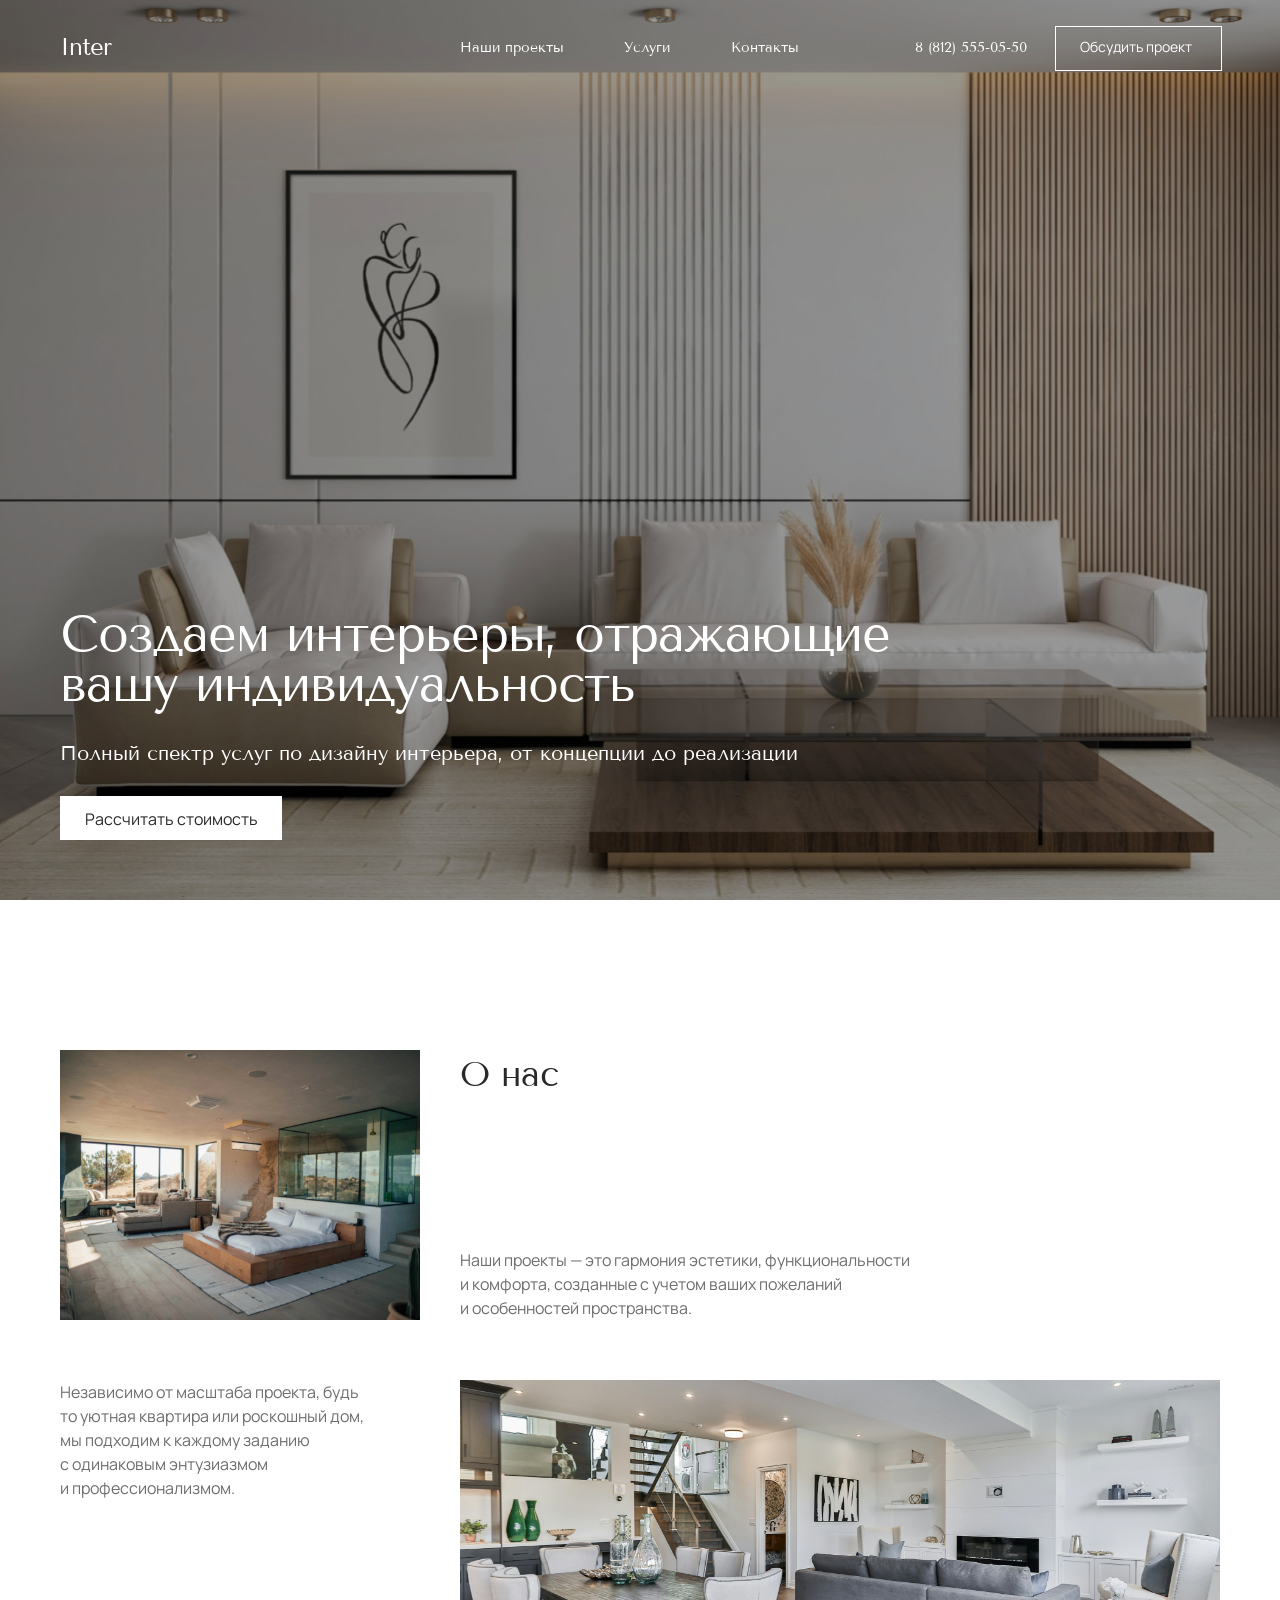
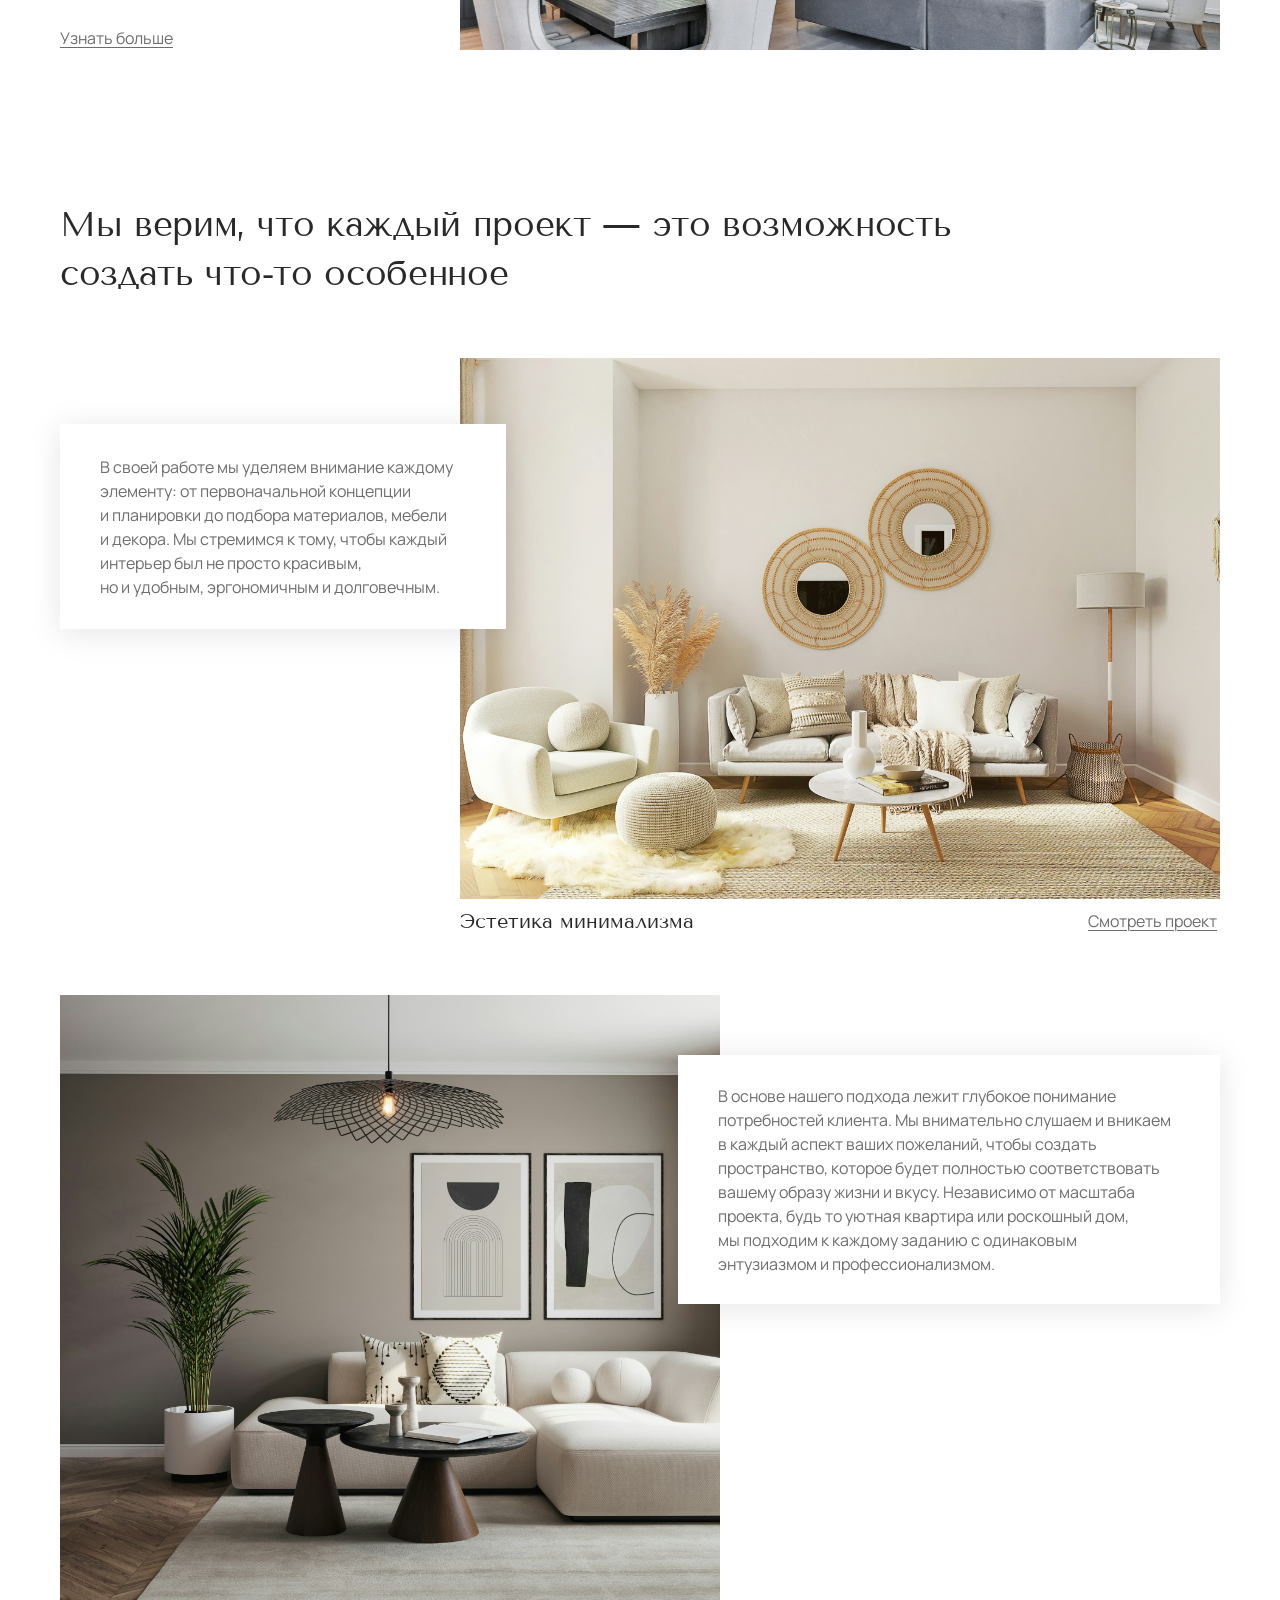
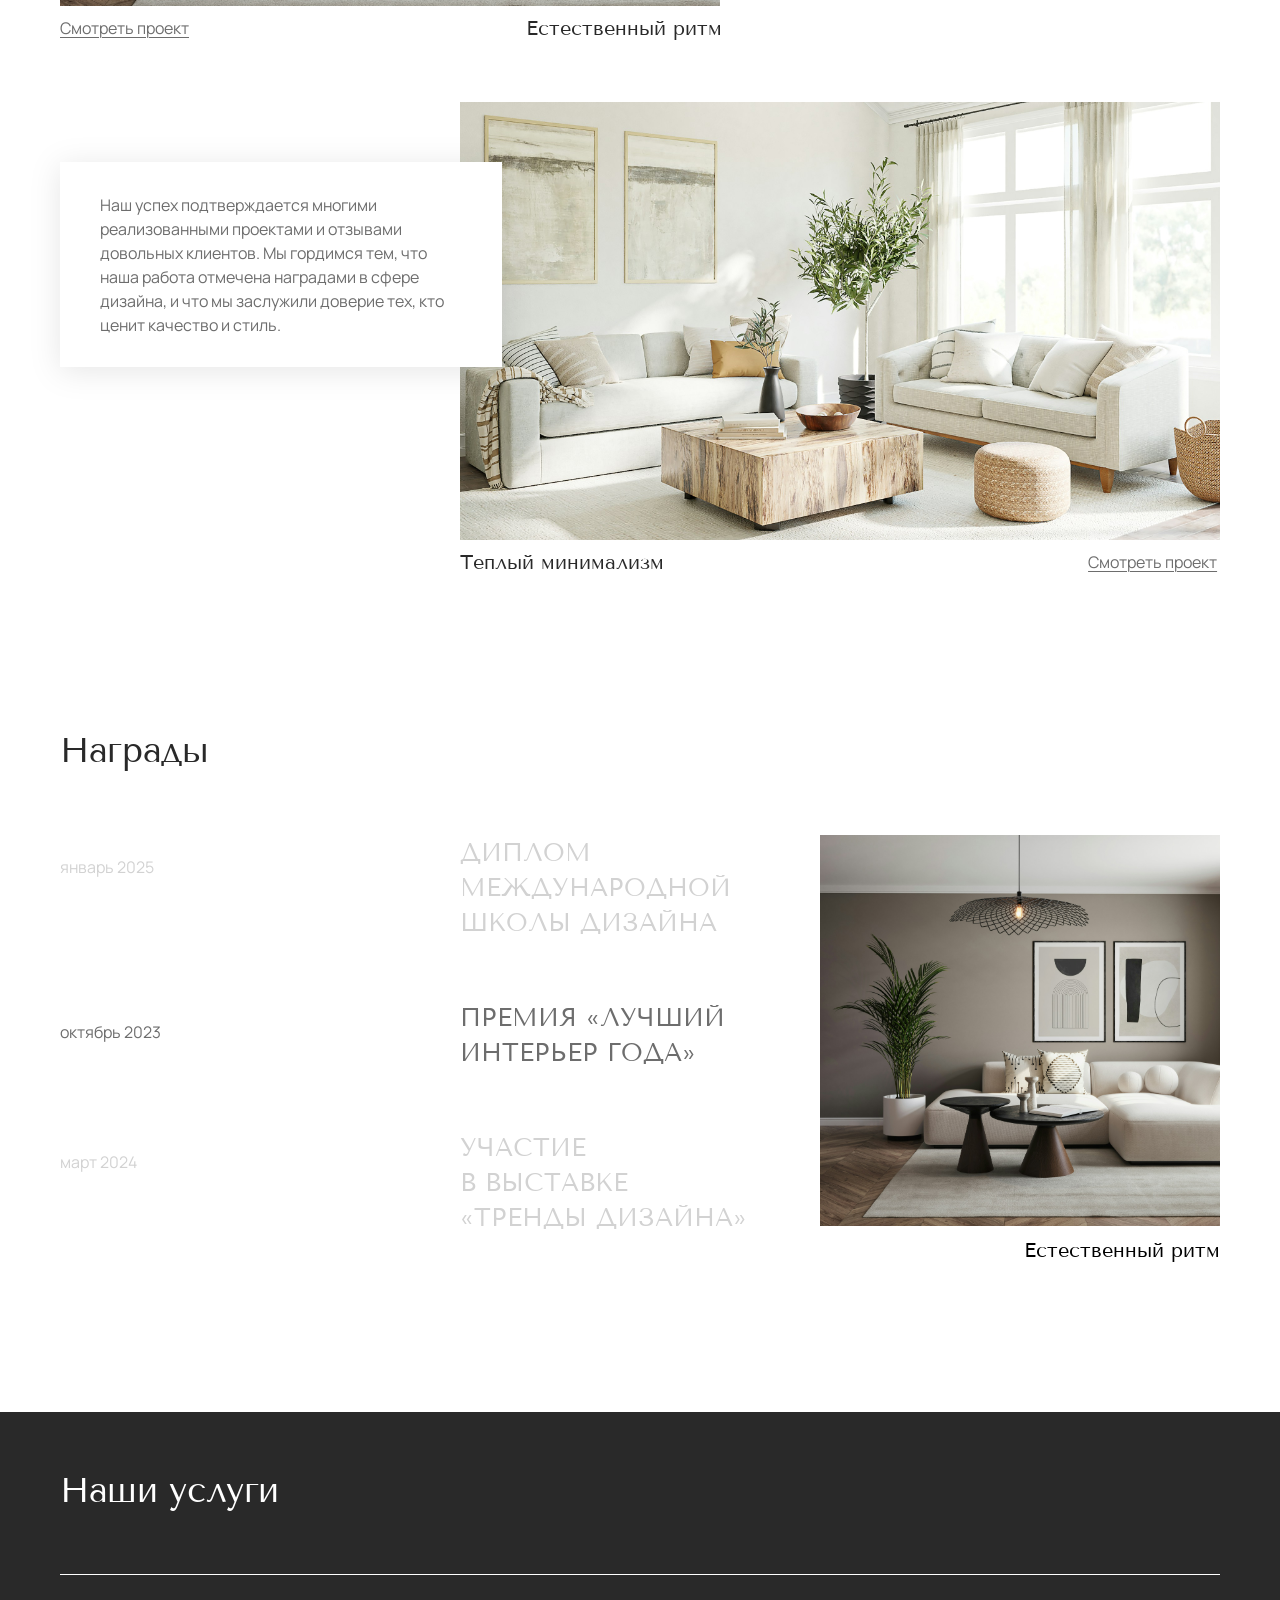
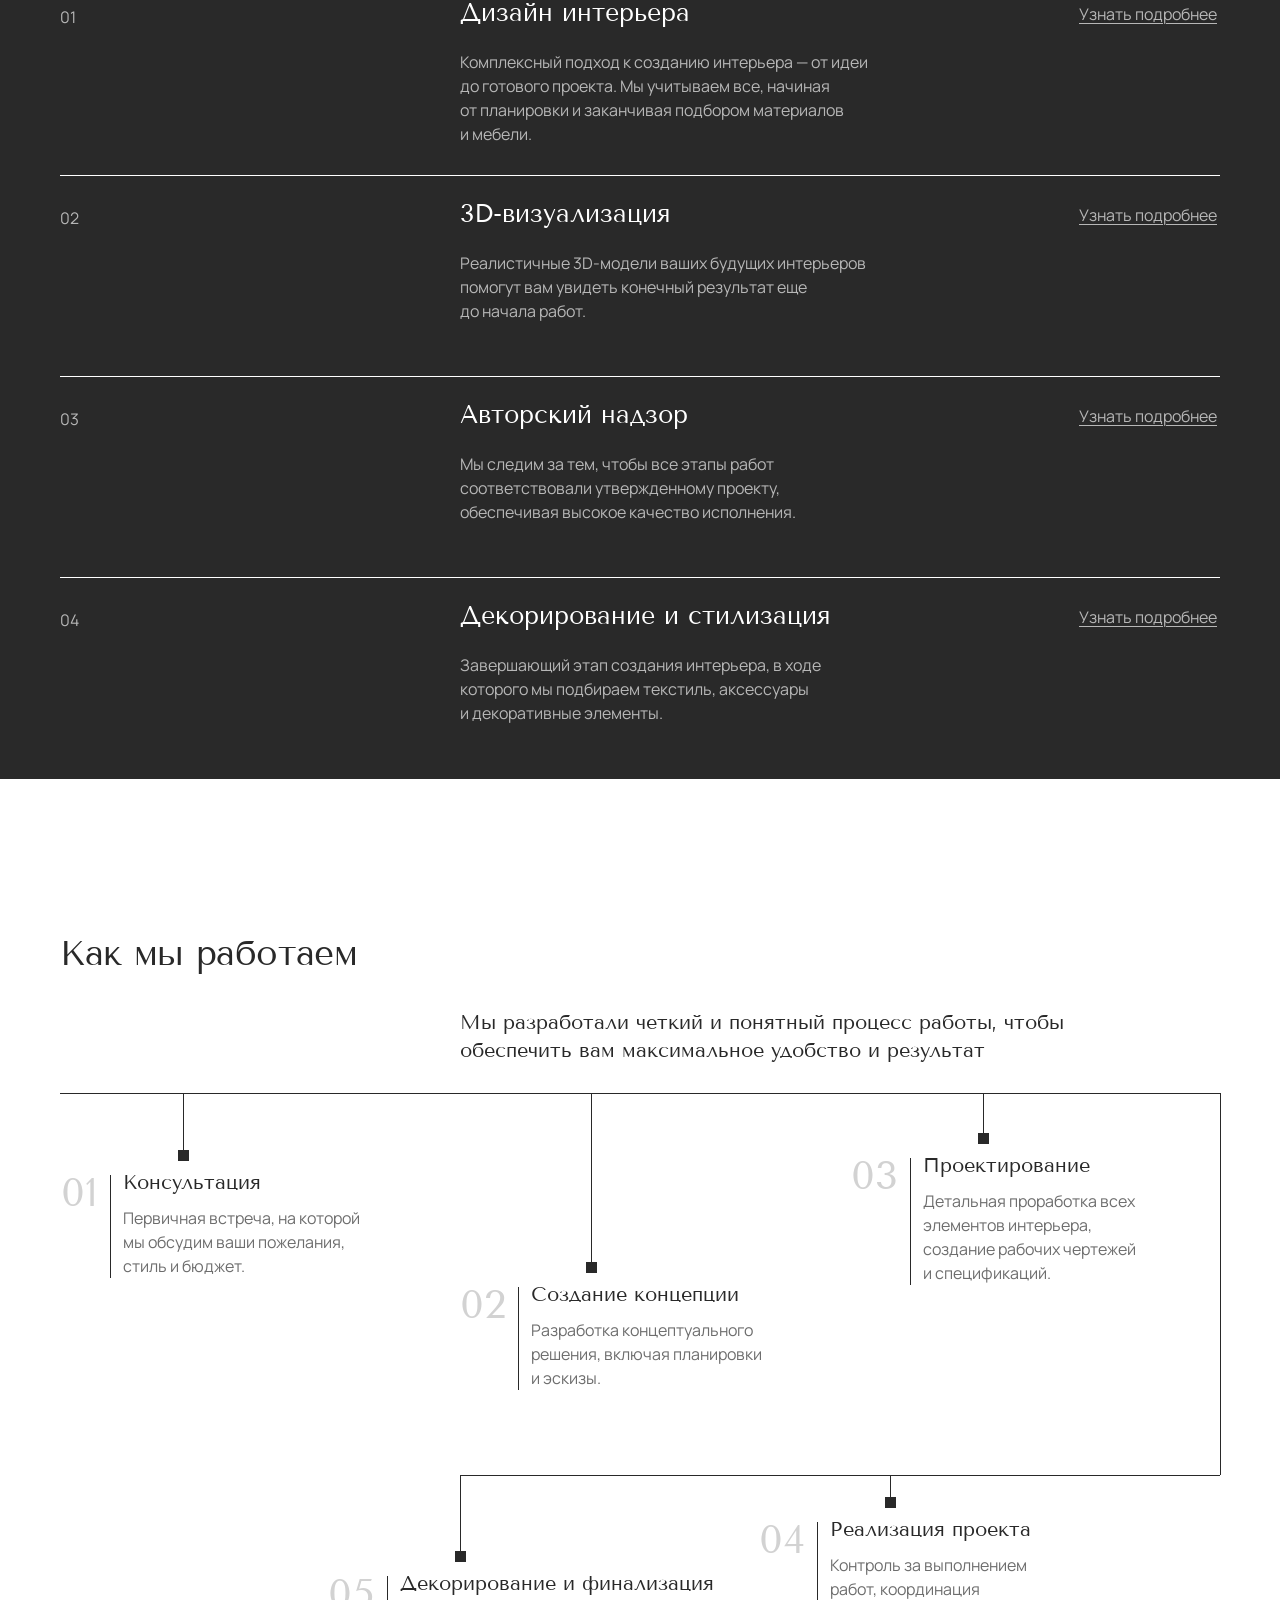
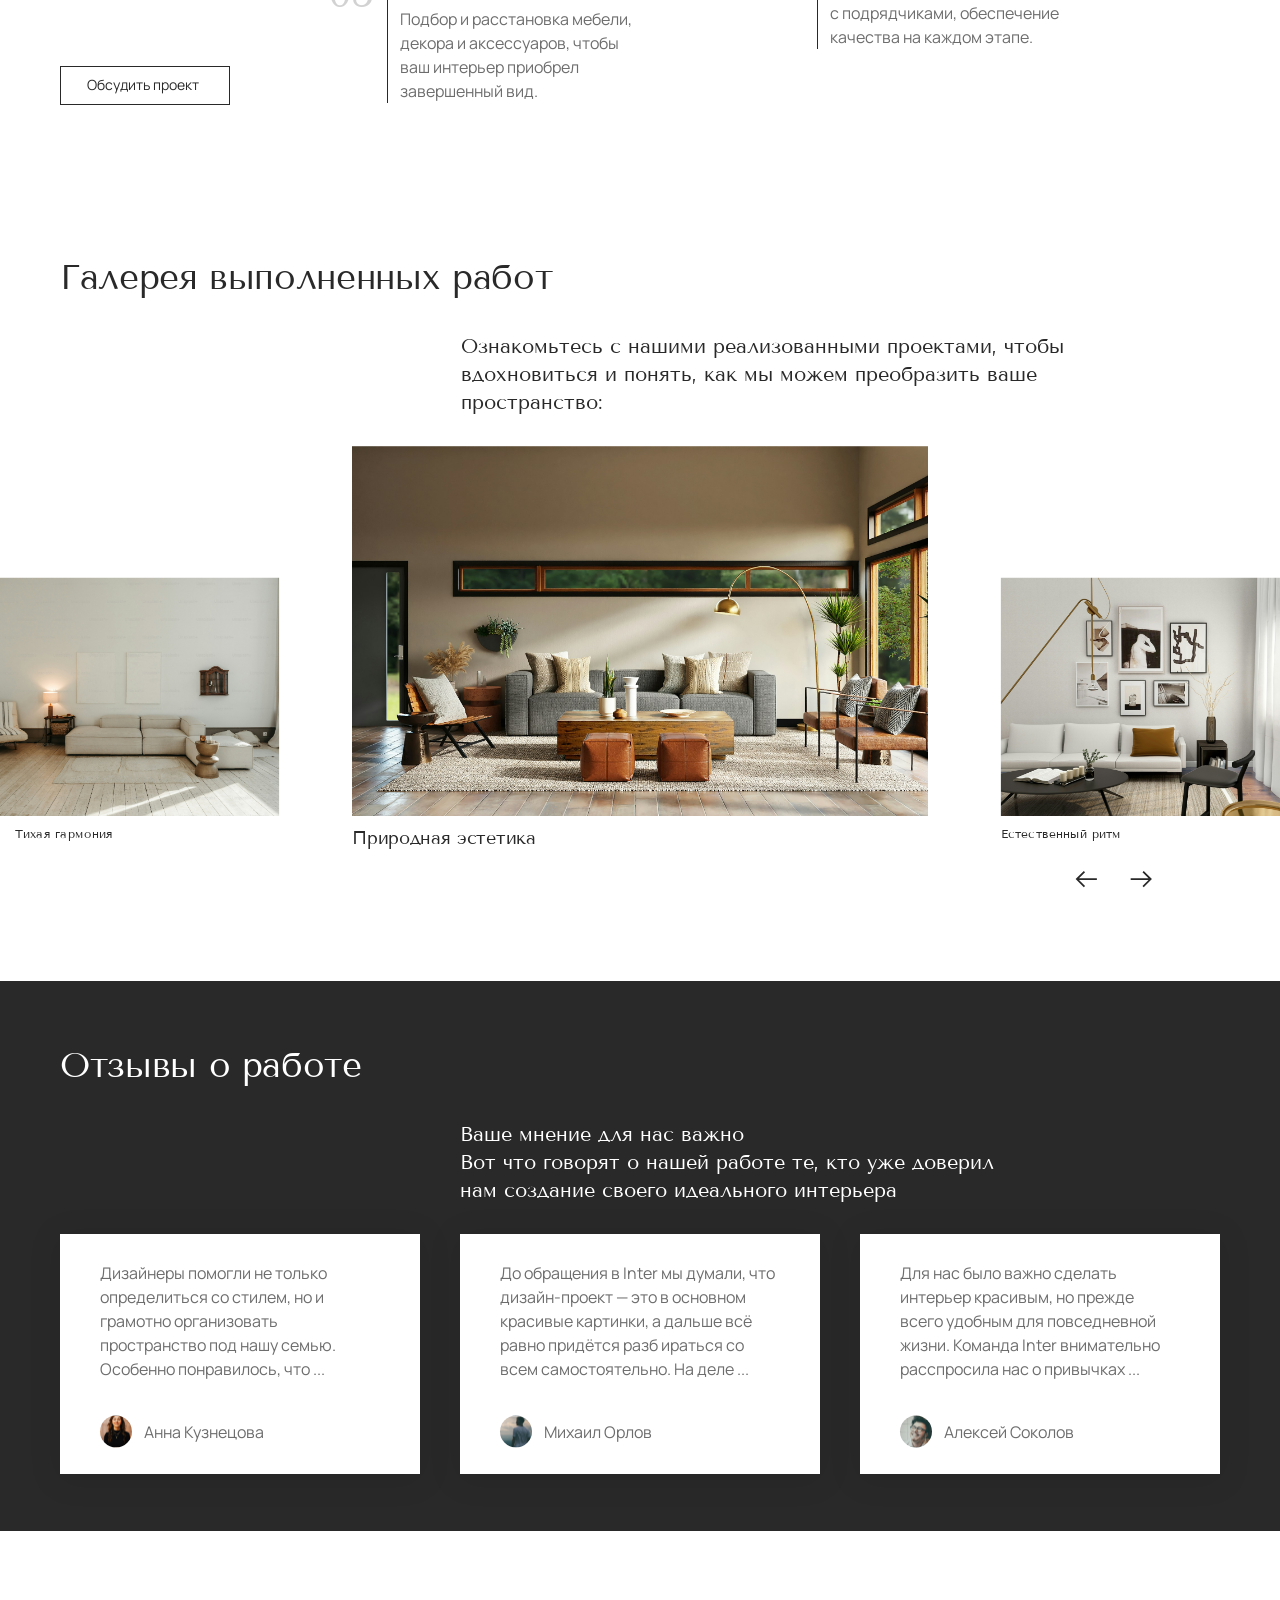
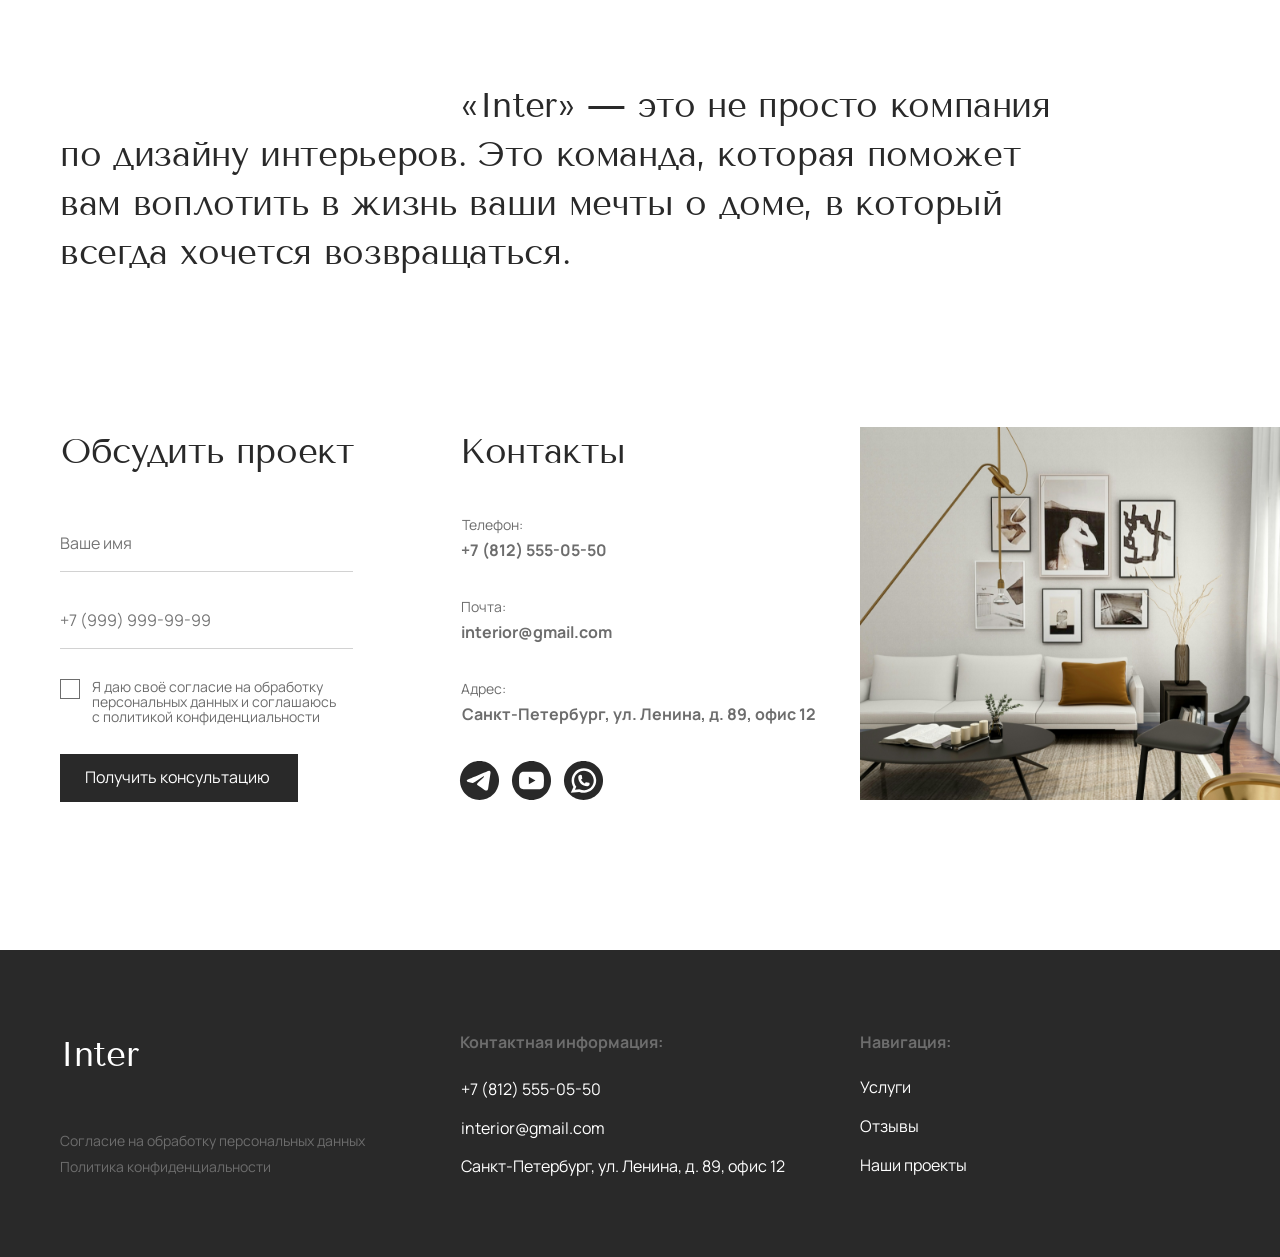
<file: index.html>
<!doctype html><html lang="ru"><head><meta charset="utf-8"><meta name="viewport" content="width=device-width,initial-scale=1"><title>Inter — дизайн интерьеров</title><meta name="description" content="Студия дизайна интерьеров Inter. От концепции до реализации."><link rel="stylesheet" href="style.css?v=9"></head><body><main><section id="hero" class="section hero" style="--section-height:750px"><div class="canvas"><object class="hero-photo" data="hero.svg" type="image/svg+xml" aria-hidden="true" tabindex="-1"></object><a class="copy hero-bottom hero-cta" style="left:165px;top:675.128px;font-family:'Manrope';font-size:16px;font-weight:400;color:#292929;letter-spacing:0em;--original-y:675.128px;" href="#contact"><span class="line" style="left:0px;top:0px">Рассчитать стоимость</span></a><h1 class="copy hero-bottom" style="left:140px;top:500.75px;font-family:'Tenor Sans';font-size:50px;font-weight:400;color:white;letter-spacing:-0.02em;--original-y:500.75px;"><span class="line" style="left:0px;top:0px">Создаем интерьеры, отражающие </span><span class="line" style="left:0px;top:50px">вашу индивидуальность</span></h1><p class="copy hero-bottom" style="left:140px;top:609.7px;font-family:'Tenor Sans';font-size:20px;font-weight:400;color:white;letter-spacing:0em;--original-y:609.7px;"><span class="line" style="left:0px;top:0px">Полный спектр услуг по дизайну интерьера, от концепции до реализации</span></p><p class="copy" style="left:140px;top:55.04px;font-family:'Tenor Sans';font-size:24px;font-weight:400;color:white;letter-spacing:-0.04em;"><span class="line" style="left:0px;top:0px">Inter</span></p><a class="copy" style="left:540px;top:51.69px;font-family:'Tenor Sans';font-size:14px;font-weight:400;color:white;letter-spacing:0em;" href="#projects"><span class="line" style="left:0px;top:0px">Наши проекты</span></a><a class="copy" style="left:704px;top:51.69px;font-family:'Tenor Sans';font-size:14px;font-weight:400;color:white;letter-spacing:0em;" href="#services"><span class="line" style="left:0px;top:0px">Услуги</span></a><a class="copy" style="left:811px;top:51.69px;font-family:'Tenor Sans';font-size:14px;font-weight:400;color:white;letter-spacing:0em;" href="#contact"><span class="line" style="left:0px;top:0px">Контакты </span></a><a class="copy" style="left:995px;top:51.69px;font-family:'Tenor Sans';font-size:14px;font-weight:400;color:white;letter-spacing:0em;" href="tel:+78125550550"><span class="line" style="left:0px;top:0px">8 (812) 555-05-50</span></a><a class="copy menu-cta" style="left:1160px;top:52.362px;font-family:'Manrope';font-size:14px;font-weight:400;color:white;letter-spacing:0em;" href="#contact"><span class="line" style="left:0px;top:0px">Обсудить проект</span></a></div></section><section id="about" class="section about" style="--section-height:900px"><div class="canvas"><object class="art" data="background.svg?v=6" style="top:-750px" type="image/svg+xml" aria-hidden="true" tabindex="-1"></object><p class="copy" style="left:540px;top:366.13px;font-family:'Manrope';font-size:16px;font-weight:400;color:#6D6D6D;letter-spacing:0em;"><span class="line" style="left:0px;top:0px">Наши проекты — это гармония эстетики, функциональности </span><span class="line" style="left:0px;top:24px">и комфорта, созданные с учетом ваших пожеланий </span><span class="line" style="left:0px;top:48px">и особенностей пространства.</span></p><h2 class="copy" style="left:540px;top:186.225px;font-family:'Tenor Sans';font-size:35px;font-weight:400;color:#292929;letter-spacing:-0.01em;"><span class="line" style="left:0px;top:0px">О нас</span></h2><p class="copy" style="left:140px;top:498.13px;font-family:'Manrope';font-size:16px;font-weight:400;color:#6D6D6D;letter-spacing:0em;"><span class="line" style="left:0px;top:0px">Независимо от масштаба проекта, будь </span><span class="line" style="left:0px;top:24px">то уютная квартира или роскошный дом, </span><span class="line" style="left:0px;top:48px">мы подходим к каждому заданию </span><span class="line" style="left:0px;top:72px">с одинаковым энтузиазмом </span><span class="line" style="left:0px;top:96px">и профессионализмом.</span></p><p class="copy underline" style="left:140px;top:744.13px;font-family:'Manrope';font-size:16px;font-weight:400;color:#6D6D6D;letter-spacing:0em;"><span class="line" style="left:0px;top:0px">Узнать больше</span></p></div></section><section id="projects" class="section projects" style="--section-height:2100px"><div class="canvas"><object class="art" data="background.svg?v=6" style="top:-1650px" type="image/svg+xml" aria-hidden="true" tabindex="-1"></object><h2 class="copy" style="left:140px;top:36.22px;font-family:'Tenor Sans';font-size:35px;font-weight:400;color:#292929;letter-spacing:-0.01em;"><span class="line" style="left:0px;top:0px">Мы верим, что каждый проект — это возможность </span><span class="line" style="left:0px;top:49px">создать что‑то особенное</span></h2><p class="copy" style="left:605.82px;top:1434.7px;font-family:'Tenor Sans';font-size:20px;font-weight:400;color:#292929;letter-spacing:0em;"><span class="line" style="left:0px;top:0px">Естественный ритм</span></p><p class="copy underline" style="left:140px;top:1434.13px;font-family:'Manrope';font-size:16px;font-weight:400;color:#6D6D6D;letter-spacing:0em;"><span class="line" style="left:0px;top:0px">Смотреть проект</span></p><p class="copy" style="left:798px;top:901.63px;font-family:'Manrope';font-size:16px;font-weight:400;color:#6D6D6D;letter-spacing:0em;"><span class="line" style="left:0px;top:0px">В основе нашего подхода лежит глубокое понимание </span><span class="line" style="left:0px;top:24px">потребностей клиента. Мы внимательно слушаем и вникаем </span><span class="line" style="left:0px;top:48px">в каждый аспект ваших пожеланий, чтобы создать </span><span class="line" style="left:0px;top:72px">пространство, которое будет полностью соответствовать </span><span class="line" style="left:0px;top:96px">вашему образу жизни и вкусу. Независимо от масштаба </span><span class="line" style="left:0px;top:120px">проекта, будь то уютная квартира или роскошный дом, </span><span class="line" style="left:0px;top:144px">мы подходим к каждому заданию с одинаковым </span><span class="line" style="left:0px;top:168px">энтузиазмом и профессионализмом.</span></p><p class="copy" style="left:540px;top:1968.7px;font-family:'Tenor Sans';font-size:20px;font-weight:400;color:#292929;letter-spacing:0em;"><span class="line" style="left:0px;top:0px">Теплый минимализм</span></p><p class="copy underline" style="left:1168.08px;top:1968.13px;font-family:'Manrope';font-size:16px;font-weight:400;color:#6D6D6D;letter-spacing:0em;"><span class="line" style="left:0px;top:0px">Смотреть проект</span></p><p class="copy" style="left:180px;top:1610.63px;font-family:'Manrope';font-size:16px;font-weight:400;color:#6D6D6D;letter-spacing:0em;"><span class="line" style="left:0px;top:0px">Наш успех подтверждается многими </span><span class="line" style="left:0px;top:24px">реализованными проектами и отзывами </span><span class="line" style="left:0px;top:48px">довольных клиентов. Мы гордимся тем, что </span><span class="line" style="left:0px;top:72px">наша работа отмечена наградами в сфере </span><span class="line" style="left:0px;top:96px">дизайна, и что мы заслужили доверие тех, кто </span><span class="line" style="left:0px;top:120px">ценит качество и стиль.</span></p><p class="copy underline" style="left:1168.08px;top:727.13px;font-family:'Manrope';font-size:16px;font-weight:400;color:#6D6D6D;letter-spacing:0em;"><span class="line" style="left:0px;top:0px">Смотреть проект</span></p><p class="copy" style="left:540px;top:727.7px;font-family:'Tenor Sans';font-size:20px;font-weight:400;color:#292929;letter-spacing:0em;"><span class="line" style="left:0px;top:0px">Эстетика минимализма</span></p><p class="copy" style="left:180px;top:272.63px;font-family:'Manrope';font-size:16px;font-weight:400;color:#6D6D6D;letter-spacing:0em;"><span class="line" style="left:0px;top:0px">В своей работе мы уделяем внимание каждому </span><span class="line" style="left:0px;top:24px">элементу: от первоначальной концепции </span><span class="line" style="left:0px;top:48px">и планировки до подбора материалов, мебели </span><span class="line" style="left:0px;top:72px">и декора. Мы стремимся к тому, чтобы каждый </span><span class="line" style="left:0px;top:96px">интерьер был не просто красивым, </span><span class="line" style="left:0px;top:120px">но и удобным, эргономичным и долговечным.</span></p></div></section><section id="awards" class="section awards" style="--section-height:712px"><div class="canvas"><object class="art" data="background.svg?v=6" style="top:-3750px" type="image/svg+xml" aria-hidden="true" tabindex="-1"></object><h2 class="copy" style="left:140px;top:62.22px;font-family:'Tenor Sans';font-size:35px;font-weight:400;color:#292929;letter-spacing:-0.01em;"><span class="line" style="left:0px;top:0px">Награды</span></h2><p class="copy" style="left:540px;top:160.88px;font-family:'Tenor Sans';font-size:25px;font-weight:400;color:#D2D2D2;letter-spacing:0em;"><span class="line" style="left:0px;top:0px">ДИПЛОМ </span><span class="line" style="left:0px;top:35px">МЕЖДУНАРОДНОЙ </span><span class="line" style="left:0px;top:70px">ШКОЛЫ ДИЗАЙНА</span></p><p class="copy" style="left:540px;top:325.88px;font-family:'Tenor Sans';font-size:25px;font-weight:400;color:#6D6D6D;letter-spacing:0em;"><span class="line" style="left:0px;top:0px">ПРЕМИЯ «ЛУЧШИЙ </span><span class="line" style="left:0px;top:35px">ИНТЕРЬЕР ГОДА»</span></p><p class="copy" style="left:540px;top:455.88px;font-family:'Tenor Sans';font-size:25px;font-weight:400;color:#D2D2D2;letter-spacing:0em;"><span class="line" style="left:0px;top:0px">УЧАСТИЕ </span><span class="line" style="left:0px;top:35px">В ВЫСТАВКЕ </span><span class="line" style="left:0px;top:70px">«ТРЕНДЫ ДИЗАЙНА»</span></p><p class="copy" style="left:140px;top:173.13px;font-family:'Manrope';font-size:16px;font-weight:400;color:#D2D2D2;letter-spacing:0em;"><span class="line" style="left:0px;top:0px">январь 2025  </span></p><p class="copy" style="left:140px;top:338.13px;font-family:'Manrope';font-size:16px;font-weight:400;color:#6D6D6D;letter-spacing:0em;"><span class="line" style="left:0px;top:0px">октябрь 2023  </span></p><p class="copy" style="left:140px;top:468.13px;font-family:'Manrope';font-size:16px;font-weight:400;color:#D2D2D2;letter-spacing:0em;"><span class="line" style="left:0px;top:0px">март 2024  </span></p><p class="copy" style="left:1105.82px;top:554.7px;font-family:'Tenor Sans';font-size:20px;font-weight:400;color:#292929;letter-spacing:0em;"><span class="line" style="left:0px;top:0px">Естественный ритм</span></p></div></section><section id="services" class="section services" style="--section-height:967px"><div class="canvas"><object class="art" data="background.svg?v=6" style="top:-4462px" type="image/svg+xml" aria-hidden="true" tabindex="-1"></object><h2 class="copy" style="left:140px;top:90.22px;font-family:'Tenor Sans';font-size:35px;font-weight:400;color:white;letter-spacing:-0.01em;"><span class="line" style="left:0px;top:0px">Наши услуги</span></h2><p class="copy" style="left:540px;top:859.13px;font-family:'Manrope';font-size:16px;font-weight:400;color:#B7B7B7;letter-spacing:0em;"><span class="line" style="left:0px;top:0px">Завершающий этап создания интерьера, в ходе </span><span class="line" style="left:0px;top:24px">которого мы подбираем текстиль, аксессуары </span><span class="line" style="left:0px;top:48px">и декоративные элементы.</span></p><p class="copy" style="left:540px;top:811.88px;font-family:'Tenor Sans';font-size:25px;font-weight:400;color:white;letter-spacing:0em;"><span class="line" style="left:0px;top:0px">Декорирование и стилизация</span></p><p class="copy underline" style="left:1159px;top:811.13px;font-family:'Manrope';font-size:16px;font-weight:400;color:#B7B7B7;letter-spacing:0em;"><span class="line" style="left:0px;top:0px">Узнать подробнее</span></p><p class="copy" style="left:140px;top:814.13px;font-family:'Manrope';font-size:16px;font-weight:400;color:#B7B7B7;letter-spacing:0em;"><span class="line" style="left:0px;top:0px">04</span></p><p class="copy" style="left:140px;top:613.13px;font-family:'Manrope';font-size:16px;font-weight:400;color:#B7B7B7;letter-spacing:0em;"><span class="line" style="left:0px;top:0px">03</span></p><p class="copy" style="left:540px;top:658.13px;font-family:'Manrope';font-size:16px;font-weight:400;color:#B7B7B7;letter-spacing:0em;"><span class="line" style="left:0px;top:0px">Мы следим за тем, чтобы все этапы работ </span><span class="line" style="left:0px;top:24px">соответствовали утвержденному проекту, </span><span class="line" style="left:0px;top:48px">обеспечивая высокое качество исполнения.</span></p><p class="copy" style="left:540px;top:610.88px;font-family:'Tenor Sans';font-size:25px;font-weight:400;color:white;letter-spacing:0em;"><span class="line" style="left:0px;top:0px">Авторский надзор</span></p><p class="copy underline" style="left:1159px;top:610.13px;font-family:'Manrope';font-size:16px;font-weight:400;color:#B7B7B7;letter-spacing:0em;"><span class="line" style="left:0px;top:0px">Узнать подробнее</span></p><p class="copy" style="left:140px;top:412.13px;font-family:'Manrope';font-size:16px;font-weight:400;color:#B7B7B7;letter-spacing:0em;"><span class="line" style="left:0px;top:0px">02</span></p><p class="copy" style="left:540px;top:457.13px;font-family:'Manrope';font-size:16px;font-weight:400;color:#B7B7B7;letter-spacing:0em;"><span class="line" style="left:0px;top:0px">Реалистичные 3D-модели ваших будущих интерьеров </span><span class="line" style="left:0px;top:24px">помогут вам увидеть конечный результат еще </span><span class="line" style="left:0px;top:48px">до начала работ.</span></p><p class="copy" style="left:540px;top:409.88px;font-family:'Tenor Sans';font-size:25px;font-weight:400;color:white;letter-spacing:0em;"><span class="line" style="left:0px;top:0px">3D-визуализация</span></p><p class="copy underline" style="left:1159px;top:409.13px;font-family:'Manrope';font-size:16px;font-weight:400;color:#B7B7B7;letter-spacing:0em;"><span class="line" style="left:0px;top:0px">Узнать подробнее</span></p><p class="copy" style="left:540px;top:208.88px;font-family:'Tenor Sans';font-size:25px;font-weight:400;color:white;letter-spacing:0em;"><span class="line" style="left:0px;top:0px">Дизайн интерьера</span></p><p class="copy" style="left:140px;top:211.13px;font-family:'Manrope';font-size:16px;font-weight:400;color:#B7B7B7;letter-spacing:0em;"><span class="line" style="left:0px;top:0px">01</span></p><p class="copy" style="left:540px;top:256.13px;font-family:'Manrope';font-size:16px;font-weight:400;color:#B7B7B7;letter-spacing:0em;"><span class="line" style="left:0px;top:0px">Комплексный подход к созданию интерьера — от идеи </span><span class="line" style="left:0px;top:24px">до готового проекта. Мы учитываем все, начиная </span><span class="line" style="left:0px;top:48px">от планировки и заканчивая подбором материалов </span><span class="line" style="left:0px;top:72px">и мебели. </span></p><p class="copy underline" style="left:1159px;top:208.13px;font-family:'Manrope';font-size:16px;font-weight:400;color:#B7B7B7;letter-spacing:0em;"><span class="line" style="left:0px;top:0px">Узнать подробнее</span></p></div></section><section id="process" class="section process" style="--section-height:1021px"><div class="canvas"><object class="art" data="background.svg?v=6" style="top:-5429px" type="image/svg+xml" aria-hidden="true" tabindex="-1"></object><h2 class="copy" style="left:140px;top:186.22px;font-family:'Tenor Sans';font-size:35px;font-weight:400;color:#292929;letter-spacing:-0.01em;"><span class="line" style="left:0px;top:0px">Как мы работаем</span></h2><p class="copy" style="left:540px;top:249.7px;font-family:'Tenor Sans';font-size:20px;font-weight:400;color:#292929;letter-spacing:0em;"><span class="line" style="left:0px;top:0px">Мы разработали четкий и понятный процесс работы, чтобы </span><span class="line" style="left:0px;top:28px">обеспечить вам максимальное удобство и результат</span></p><p class="copy" style="left:203px;top:445.13px;font-family:'Manrope';font-size:16px;font-weight:400;color:#6D6D6D;letter-spacing:0em;"><span class="line" style="left:0px;top:0px">Первичная встреча, на которой </span><span class="line" style="left:0px;top:24px">мы обсудим ваши пожелания, </span><span class="line" style="left:0px;top:48px">стиль и бюджет.</span></p><p class="copy" style="left:203px;top:409.7px;font-family:'Tenor Sans';font-size:20px;font-weight:400;color:#292929;letter-spacing:0em;"><span class="line" style="left:0px;top:0px">Консультация</span></p><p class="copy" style="left:141px;top:427.4px;font-family:'Tenor Sans';font-size:40px;font-weight:400;color:#D2D2D2;letter-spacing:0em;"><span class="line" style="left:0px;top:0px">01</span></p><p class="copy" style="left:611px;top:557.13px;font-family:'Manrope';font-size:16px;font-weight:400;color:#6D6D6D;letter-spacing:0em;"><span class="line" style="left:0px;top:0px">Разработка концептуального </span><span class="line" style="left:0px;top:24px">решения, включая планировки </span><span class="line" style="left:0px;top:48px">и эскизы.</span></p><p class="copy" style="left:611px;top:521.7px;font-family:'Tenor Sans';font-size:20px;font-weight:400;color:#292929;letter-spacing:0em;"><span class="line" style="left:0px;top:0px">Создание концепции</span></p><p class="copy" style="left:540px;top:539.4px;font-family:'Tenor Sans';font-size:40px;font-weight:400;color:#D2D2D2;letter-spacing:0em;"><span class="line" style="left:0px;top:0px">02</span></p><p class="copy" style="left:1003px;top:428.13px;font-family:'Manrope';font-size:16px;font-weight:400;color:#6D6D6D;letter-spacing:0em;"><span class="line" style="left:0px;top:0px">Детальная проработка всех </span><span class="line" style="left:0px;top:24px">элементов интерьера, </span><span class="line" style="left:0px;top:48px">создание рабочих чертежей </span><span class="line" style="left:0px;top:72px">и спецификаций.</span></p><p class="copy" style="left:1003px;top:392.7px;font-family:'Tenor Sans';font-size:20px;font-weight:400;color:#292929;letter-spacing:0em;"><span class="line" style="left:0px;top:0px">Проектирование</span></p><p class="copy" style="left:931px;top:410.4px;font-family:'Tenor Sans';font-size:40px;font-weight:400;color:#D2D2D2;letter-spacing:0em;"><span class="line" style="left:0px;top:0px">03</span></p><p class="copy" style="left:910px;top:792.13px;font-family:'Manrope';font-size:16px;font-weight:400;color:#6D6D6D;letter-spacing:0em;"><span class="line" style="left:0px;top:0px">Контроль за выполнением </span><span class="line" style="left:0px;top:24px">работ, координация </span><span class="line" style="left:0px;top:48px">с подрядчиками, обеспечение </span><span class="line" style="left:0px;top:72px">качества на каждом этапе.</span></p><p class="copy" style="left:910px;top:756.7px;font-family:'Tenor Sans';font-size:20px;font-weight:400;color:#292929;letter-spacing:0em;"><span class="line" style="left:0px;top:0px">Реализация проекта</span></p><p class="copy" style="left:839px;top:774.4px;font-family:'Tenor Sans';font-size:40px;font-weight:400;color:#D2D2D2;letter-spacing:0em;"><span class="line" style="left:0px;top:0px">04</span></p><p class="copy" style="left:480px;top:846.13px;font-family:'Manrope';font-size:16px;font-weight:400;color:#6D6D6D;letter-spacing:0em;"><span class="line" style="left:0px;top:0px">Подбор и расстановка мебели, </span><span class="line" style="left:0px;top:24px">декора и аксессуаров, чтобы </span><span class="line" style="left:0px;top:48px">ваш интерьер приобрел </span><span class="line" style="left:0px;top:72px">завершенный вид.</span></p><p class="copy" style="left:480px;top:810.7px;font-family:'Tenor Sans';font-size:20px;font-weight:400;color:#292929;letter-spacing:0em;"><span class="line" style="left:0px;top:0px">Декорирование и финализация</span></p><p class="copy" style="left:408px;top:828.4px;font-family:'Tenor Sans';font-size:40px;font-weight:400;color:#D2D2D2;letter-spacing:0em;"><span class="line" style="left:0px;top:0px">05</span></p><a class="copy" style="left:167px;top:910.86px;font-family:'Manrope';font-size:14px;font-weight:400;color:#292929;letter-spacing:0em;" href="#contact"><span class="line" style="left:0px;top:0px">Обсудить проект</span></a></div></section><section id="gallery" class="section gallery" style="--section-height:848px"><div class="gallery-heading canvas"><h2 class="copy" style="left:140px;top:89.22px;font-family:'Tenor Sans';font-size:35px;font-weight:400;color:#292929;letter-spacing:-0.01em;"><span class="line" style="left:0px;top:0px">Галерея выполненных работ</span></h2><p class="copy" style="left:541px;top:152.7px;font-family:'Tenor Sans';font-size:20px;font-weight:400;color:#292929;letter-spacing:0em;"><span class="line" style="left:0px;top:0px">Ознакомьтесь с нашими реализованными проектами, чтобы </span><span class="line" style="left:0px;top:28px">вдохновиться и понять, как мы можем преобразить ваше </span><span class="line" style="left:0px;top:56px">пространство:</span></p></div><div class="canvas"><p class="copy" style="left:396px;top:690.7px;font-family:'Tenor Sans';font-size:20px;font-weight:400;color:#292929;letter-spacing:0em;"><span class="line" style="left:0px;top:0px">Природная эстетика</span></p><p class="copy" style="left:1126px;top:681.69px;font-family:'Tenor Sans';font-size:14px;font-weight:400;color:#292929;letter-spacing:0em;"><span class="line" style="left:0px;top:0px">Естественный ритм</span></p><p class="copy" style="left:992px;top:690.13px;font-family:'Manrope';font-size:16px;font-weight:400;color:#6D6D6D;letter-spacing:0em;"><span class="line" style="left:0px;top:0px">226 м</span></p><p class="copy" style="left:1034.44px;top:690.13px;font-family:'Manrope';font-size:16px;font-weight:400;color:#6D6D6D;letter-spacing:0em;"><span class="line" style="left:0px;top:0px">²</span></p><p class="copy" style="left:298.195px;top:682.6px;font-family:'Manrope';font-size:12px;font-weight:400;color:#6D6D6D;letter-spacing:0em;"><span class="line" style="left:0px;top:0px">²</span></p><p class="copy" style="left:269.719px;top:682.6px;font-family:'Manrope';font-size:12px;font-weight:400;color:#6D6D6D;letter-spacing:0em;"><span class="line" style="left:0px;top:0px">147 м</span></p></div></section><section id="reviews" class="section reviews" style="--section-height:550px"><div class="canvas"><object class="art" data="background.svg?v=6" style="top:-7298px" type="image/svg+xml" aria-hidden="true" tabindex="-1"></object><h2 class="copy" style="left:140px;top:96.22px;font-family:'Tenor Sans';font-size:35px;font-weight:400;color:white;letter-spacing:-0.01em;"><span class="line" style="left:0px;top:0px">Отзывы о работе</span></h2><p class="copy" style="left:540px;top:159.7px;font-family:'Tenor Sans';font-size:20px;font-weight:400;color:white;letter-spacing:0em;"><span class="line" style="left:0px;top:0px">Ваше мнение для нас важно </span><span class="line" style="left:0px;top:28px">Вот что говорят о нашей работе те, кто уже доверил </span><span class="line" style="left:0px;top:56px">нам создание своего идеального интерьера</span></p><p class="copy" style="left:180px;top:297.63px;font-family:'Manrope';font-size:16px;font-weight:400;color:#6D6D6D;letter-spacing:0em;"><span class="line" style="left:0px;top:0px">Дизайнеры помогли не только </span><span class="line" style="left:0px;top:24px">определиться со стилем, но и </span><span class="line" style="left:0px;top:48px">грамотно организовать </span><span class="line" style="left:0px;top:72px">пространство под нашу семью. </span><span class="line" style="left:0px;top:96px">Особенно понравилось, что ...</span></p><p class="copy" style="left:224px;top:456.63px;font-family:'Manrope';font-size:16px;font-weight:400;color:#6D6D6D;letter-spacing:0em;"><span class="line" style="left:0px;top:0px">Анна Кузнецова</span></p><p class="copy" style="left:580px;top:297.63px;font-family:'Manrope';font-size:16px;font-weight:400;color:#6D6D6D;letter-spacing:0em;"><span class="line" style="left:0px;top:0px">До обращения в Inter мы думали, что </span><span class="line" style="left:0px;top:24px">дизайн-проект — это в основном </span><span class="line" style="left:0px;top:48px">красивые картинки, а дальше всё </span><span class="line" style="left:0px;top:72px">равно придётся разб ираться со </span><span class="line" style="left:0px;top:96px">всем самостоятельно. На деле ...</span></p><p class="copy" style="left:624px;top:456.63px;font-family:'Manrope';font-size:16px;font-weight:400;color:#6D6D6D;letter-spacing:0em;"><span class="line" style="left:0px;top:0px">Михаил Орлов</span></p><p class="copy" style="left:980px;top:297.63px;font-family:'Manrope';font-size:16px;font-weight:400;color:#6D6D6D;letter-spacing:0em;"><span class="line" style="left:0px;top:0px">Для нас было важно сделать </span><span class="line" style="left:0px;top:24px">интерьер красивым, но прежде </span><span class="line" style="left:0px;top:48px">всего удобным для повседневной </span><span class="line" style="left:0px;top:72px">жизни. Команда Inter внимательно </span><span class="line" style="left:0px;top:96px">расспросила нас о привычках ...</span></p><p class="copy" style="left:1024px;top:456.63px;font-family:'Manrope';font-size:16px;font-weight:400;color:#6D6D6D;letter-spacing:0em;"><span class="line" style="left:0px;top:0px">Алексей Соколов</span></p></div></section><section id="contact" class="section contact" style="--section-height:1019px"><div class="canvas"><object class="art" data="background.svg?v=6" style="top:-7900px" type="image/svg+xml" aria-hidden="true" tabindex="-1"></object><a class="copy" style="left:541px;top:625.13px;font-family:'Manrope';font-size:16px;font-weight:bold;color:#6D6D6D;letter-spacing:0em;" href="tel:+78125550550"><span class="line" style="left:0px;top:0px">+7 (812) 555-05-50</span></a><p class="copy" style="left:542px;top:599.36px;font-family:'Manrope';font-size:14px;font-weight:400;color:#6D6D6D;letter-spacing:0em;"><span class="line" style="left:0px;top:0px">Телефон:</span></p><p class="copy" style="left:541px;top:681.36px;font-family:'Manrope';font-size:14px;font-weight:400;color:#6D6D6D;letter-spacing:0em;"><span class="line" style="left:0px;top:0px">Почта:</span></p><a class="copy" style="left:541px;top:707.13px;font-family:'Manrope';font-size:16px;font-weight:bold;color:#6D6D6D;letter-spacing:0em;" href="mailto:interior@gmail.com"><span class="line" style="left:0px;top:0px">interior@gmail.com</span></a><p class="copy" style="left:541px;top:763.36px;font-family:'Manrope';font-size:14px;font-weight:400;color:#6D6D6D;letter-spacing:0em;"><span class="line" style="left:0px;top:0px">Адрес:</span></p><p class="copy" style="left:542px;top:789.13px;font-family:'Manrope';font-size:16px;font-weight:bold;color:#6D6D6D;letter-spacing:0em;"><span class="line" style="left:0px;top:0px">Санкт-Петербург, ул. Ленина, д. 89, офис 12</span></p><h2 class="copy" style="left:540px;top:532.22px;font-family:'Tenor Sans';font-size:35px;font-weight:400;color:#292929;letter-spacing:-0.01em;"><span class="line" style="left:0px;top:0px">Контакты</span></h2><h2 class="copy" style="left:141px;top:532.22px;font-family:'Tenor Sans';font-size:35px;font-weight:400;color:#292929;letter-spacing:-0.01em;"><span class="line" style="left:0px;top:0px">Обсудить проект</span></h2><p class="copy" style="left:172px;top:760.86px;font-family:'Manrope';font-size:14px;font-weight:400;color:#6D6D6D;letter-spacing:0em;"><span class="line" style="left:0px;top:0px">Я даю своё согласие на обработку </span><span class="line" style="left:0px;top:15px">персональных данных и соглашаюсь </span><span class="line" style="left:0px;top:30px">с политикой конфиденциальности</span></p><p class="copy" style="left:165px;top:852.13px;font-family:'Manrope';font-size:16px;font-weight:400;color:white;letter-spacing:0em;"><span class="line" style="left:0px;top:0px">Получить консультацию</span></p><h2 class="copy" style="left:140px;top:186.22px;font-family:'Tenor Sans';font-size:35px;font-weight:400;color:#292929;letter-spacing:-0.01em;"><span class="line" style="left:400px;top:0px">«Inter» — это не просто компания </span><span class="line" style="left:0px;top:49px">по дизайну интерьеров. Это команда, которая поможет </span><span class="line" style="left:0px;top:98.01px">вам воплотить в жизнь ваши мечты о доме, в который </span><span class="line" style="left:0px;top:147.01px">всегда хочется возвращаться. </span></h2><input class="field name" aria-label="Ваше имя" placeholder="Ваше имя"><input class="field phone" aria-label="Телефон" placeholder="+7 (999) 999-9999" type="tel"><input class="consent" type="checkbox" aria-label="Согласие на обработку персональных данных"></div></section><section id="footer" class="section footer" style="--section-height:307px"><div class="canvas"><object class="art" data="background.svg?v=6" style="top:-8919px" type="image/svg+xml" aria-hidden="true" tabindex="-1"></object><h2 class="copy" style="left:140px;top:116.22px;font-family:'Tenor Sans';font-size:35px;font-weight:400;color:white;letter-spacing:-0.01em;"><span class="line" style="left:0px;top:0px">Inter</span></h2><a class="copy" style="left:541px;top:145.13px;font-family:'Manrope';font-size:16px;font-weight:400;color:white;letter-spacing:0em;" href="tel:+78125550550"><span class="line" style="left:0px;top:0px">+7 (812) 555-05-50</span></a><p class="copy" style="left:541px;top:222.13px;font-family:'Manrope';font-size:16px;font-weight:400;color:white;letter-spacing:0em;"><span class="line" style="left:0px;top:0px">Санкт-Петербург, ул. Ленина, д. 89, офис 12</span></p><a class="copy" style="left:541px;top:184.13px;font-family:'Manrope';font-size:16px;font-weight:400;color:white;letter-spacing:0em;" href="mailto:interior@gmail.com"><span class="line" style="left:0px;top:0px">interior@gmail.com</span></a><p class="copy" style="left:940px;top:98.13px;font-family:'Manrope';font-size:16px;font-weight:bold;color:#6D6D6D;letter-spacing:0em;"><span class="line" style="left:0px;top:0px">Навигация:</span></p><p class="copy" style="left:540px;top:98.13px;font-family:'Manrope';font-size:16px;font-weight:bold;color:#6D6D6D;letter-spacing:0em;"><span class="line" style="left:0px;top:0px">Контактная информация:</span></p><a class="copy" style="left:940px;top:221.13px;font-family:'Manrope';font-size:16px;font-weight:400;color:white;letter-spacing:0em;" href="#projects"><span class="line" style="left:0px;top:0px">Наши проекты</span></a><a class="copy" style="left:940px;top:143.13px;font-family:'Manrope';font-size:16px;font-weight:400;color:white;letter-spacing:0em;" href="#services"><span class="line" style="left:0px;top:0px">Услуги</span></a><a class="copy" style="left:940px;top:182.13px;font-family:'Manrope';font-size:16px;font-weight:400;color:white;letter-spacing:0em;" href="#reviews"><span class="line" style="left:0px;top:0px">Отзывы </span></a><a href="consent.html" class="copy" style="left:140px;top:196.36px;font-family:'Manrope';font-size:14px;font-weight:400;color:#6D6D6D;letter-spacing:0em;"><span class="line" style="left:0px;top:0px">Согласие на обработку персональных данных</span></a><a href="privacy.html" class="copy" style="left:140px;top:222.36px;font-family:'Manrope';font-size:14px;font-weight:400;color:#6D6D6D;letter-spacing:0em;"><span class="line" style="left:0px;top:0px">Политика конфиденциальности</span></a></div></section></main><script src="main.js?v=8"></script></body></html>
</file>
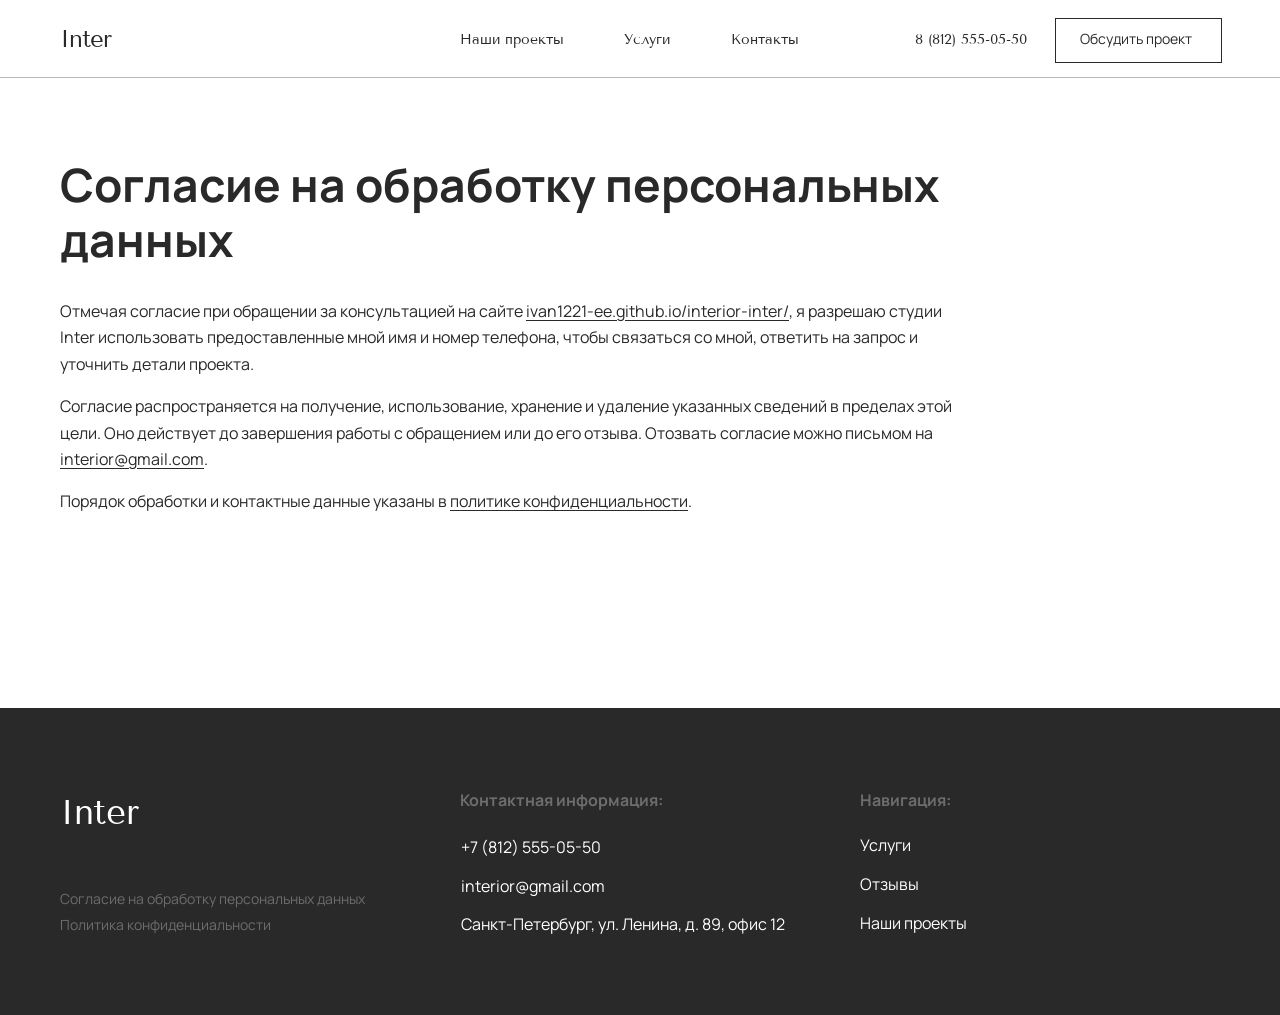
<file: consent.html>
<!doctype html><html lang="ru" class="info-page"><meta charset="utf-8"><meta name="viewport" content="width=device-width,initial-scale=1"><title>Согласие на обработку персональных данных — Inter</title><link rel="stylesheet" href="style.css?v=9"><link rel="stylesheet" href="pages.css?v=4"><header class="sticky-menu"><nav class="canvas" aria-label="Основная навигация"><a href="./" class="copy" style="left:140px;top:55.04px;font-family:'Tenor Sans';font-size:24px;font-weight:400;color:white;letter-spacing:-0.04em;"><span class="line" style="left:0px;top:0px">Inter</span></a><a class="copy" style="left:540px;top:51.69px;font-family:'Tenor Sans';font-size:14px;font-weight:400;color:white;letter-spacing:0em;" href="./#projects"><span class="line" style="left:0px;top:0px">Наши проекты</span></a><a class="copy" style="left:704px;top:51.69px;font-family:'Tenor Sans';font-size:14px;font-weight:400;color:white;letter-spacing:0em;" href="./#services"><span class="line" style="left:0px;top:0px">Услуги</span></a><a class="copy" style="left:811px;top:51.69px;font-family:'Tenor Sans';font-size:14px;font-weight:400;color:white;letter-spacing:0em;" href="./#contact"><span class="line" style="left:0px;top:0px">Контакты </span></a><a class="copy" style="left:995px;top:51.69px;font-family:'Tenor Sans';font-size:14px;font-weight:400;color:white;letter-spacing:0em;" href="tel:+78125550550"><span class="line" style="left:0px;top:0px">8 (812) 555-05-50</span></a><a class="copy menu-cta" style="left:1160px;top:52.362px;font-family:'Manrope';font-size:14px;font-weight:400;color:white;letter-spacing:0em;" href="./#contact"><span class="line" style="left:0px;top:0px">Обсудить проект</span></a></nav></header><div class="mobile-site"><header class="m-header is-scrolled"><a class="m-logo" href="./">Inter</a><button class="m-menu-toggle" aria-label="Открыть меню" aria-expanded="false" aria-controls="info-menu"><span></span><span></span></button><nav id="info-menu" hidden><a href="./#m-projects">Наши проекты</a><a href="./#m-services">Услуги</a><a href="./#m-reviews">Отзывы</a><a href="./#m-contact">Контакты</a><a class="ui-button" href="./#m-contact">Обсудить проект</a></nav></header></div><main class="info-content"><h1>Согласие на обработку персональных данных</h1><p>Отмечая согласие при обращении за консультацией на сайте <a href="./">ivan1221-ee.github.io/interior-inter/</a>, я разрешаю студии Inter использовать предоставленные мной имя и номер телефона, чтобы связаться со мной, ответить на запрос и уточнить детали проекта.</p><p>Согласие распространяется на получение, использование, хранение и удаление указанных сведений в пределах этой цели. Оно действует до завершения работы с обращением или до его отзыва. Отозвать согласие можно письмом на <a href="mailto:interior@gmail.com">interior@gmail.com</a>.</p><p>Порядок обработки и контактные данные указаны в <a href="privacy.html">политике конфиденциальности</a>.</p></main><footer><section id="footer" class="section footer" style="--section-height:307px"><div class="canvas"><a href="./" aria-label="Inter — на главную" class="copy" style="left:140px;top:116.22px;font-family:'Tenor Sans';font-size:35px;font-weight:400;color:white;letter-spacing:-0.01em;"><span class="line" style="left:0px;top:0px">Inter</span></a><a class="copy" style="left:541px;top:145.13px;font-family:'Manrope';font-size:16px;font-weight:400;color:white;letter-spacing:0em;" href="tel:+78125550550"><span class="line" style="left:0px;top:0px">+7 (812) 555-05-50</span></a><p class="copy" style="left:541px;top:222.13px;font-family:'Manrope';font-size:16px;font-weight:400;color:white;letter-spacing:0em;"><span class="line" style="left:0px;top:0px">Санкт-Петербург, ул. Ленина, д. 89, офис 12</span></p><a class="copy" style="left:541px;top:184.13px;font-family:'Manrope';font-size:16px;font-weight:400;color:white;letter-spacing:0em;" href="mailto:interior@gmail.com"><span class="line" style="left:0px;top:0px">interior@gmail.com</span></a><p class="copy" style="left:940px;top:98.13px;font-family:'Manrope';font-size:16px;font-weight:bold;color:#6D6D6D;letter-spacing:0em;"><span class="line" style="left:0px;top:0px">Навигация:</span></p><p class="copy" style="left:540px;top:98.13px;font-family:'Manrope';font-size:16px;font-weight:bold;color:#6D6D6D;letter-spacing:0em;"><span class="line" style="left:0px;top:0px">Контактная информация:</span></p><a class="copy" style="left:940px;top:221.13px;font-family:'Manrope';font-size:16px;font-weight:400;color:white;letter-spacing:0em;" href="./#projects"><span class="line" style="left:0px;top:0px">Наши проекты</span></a><a class="copy" style="left:940px;top:143.13px;font-family:'Manrope';font-size:16px;font-weight:400;color:white;letter-spacing:0em;" href="./#services"><span class="line" style="left:0px;top:0px">Услуги</span></a><a class="copy" style="left:940px;top:182.13px;font-family:'Manrope';font-size:16px;font-weight:400;color:white;letter-spacing:0em;" href="./#reviews"><span class="line" style="left:0px;top:0px">Отзывы </span></a><a href="consent.html" class="copy" style="left:140px;top:196.36px;font-family:'Manrope';font-size:14px;font-weight:400;color:#6D6D6D;letter-spacing:0em;"><span class="line" style="left:0px;top:0px">Согласие на обработку персональных данных</span></a><a href="privacy.html" class="copy" style="left:140px;top:222.36px;font-family:'Manrope';font-size:14px;font-weight:400;color:#6D6D6D;letter-spacing:0em;"><span class="line" style="left:0px;top:0px">Политика конфиденциальности</span></a></div></section></footer><div class="mobile-site"><footer class="m-section m-dark"><a class="m-logo" href="./">Inter</a><nav><a href="./#m-projects">Наши проекты</a><a href="./#m-services">Услуги</a><a href="./#m-reviews">Отзывы</a><a href="./#m-contact">Контакты</a></nav><p><a href="consent.html">Согласие на обработку персональных данных</a></p><p><a href="privacy.html">Политика конфиденциальности</a></p></footer></div><script src="pages.js"></script></html>
</file>
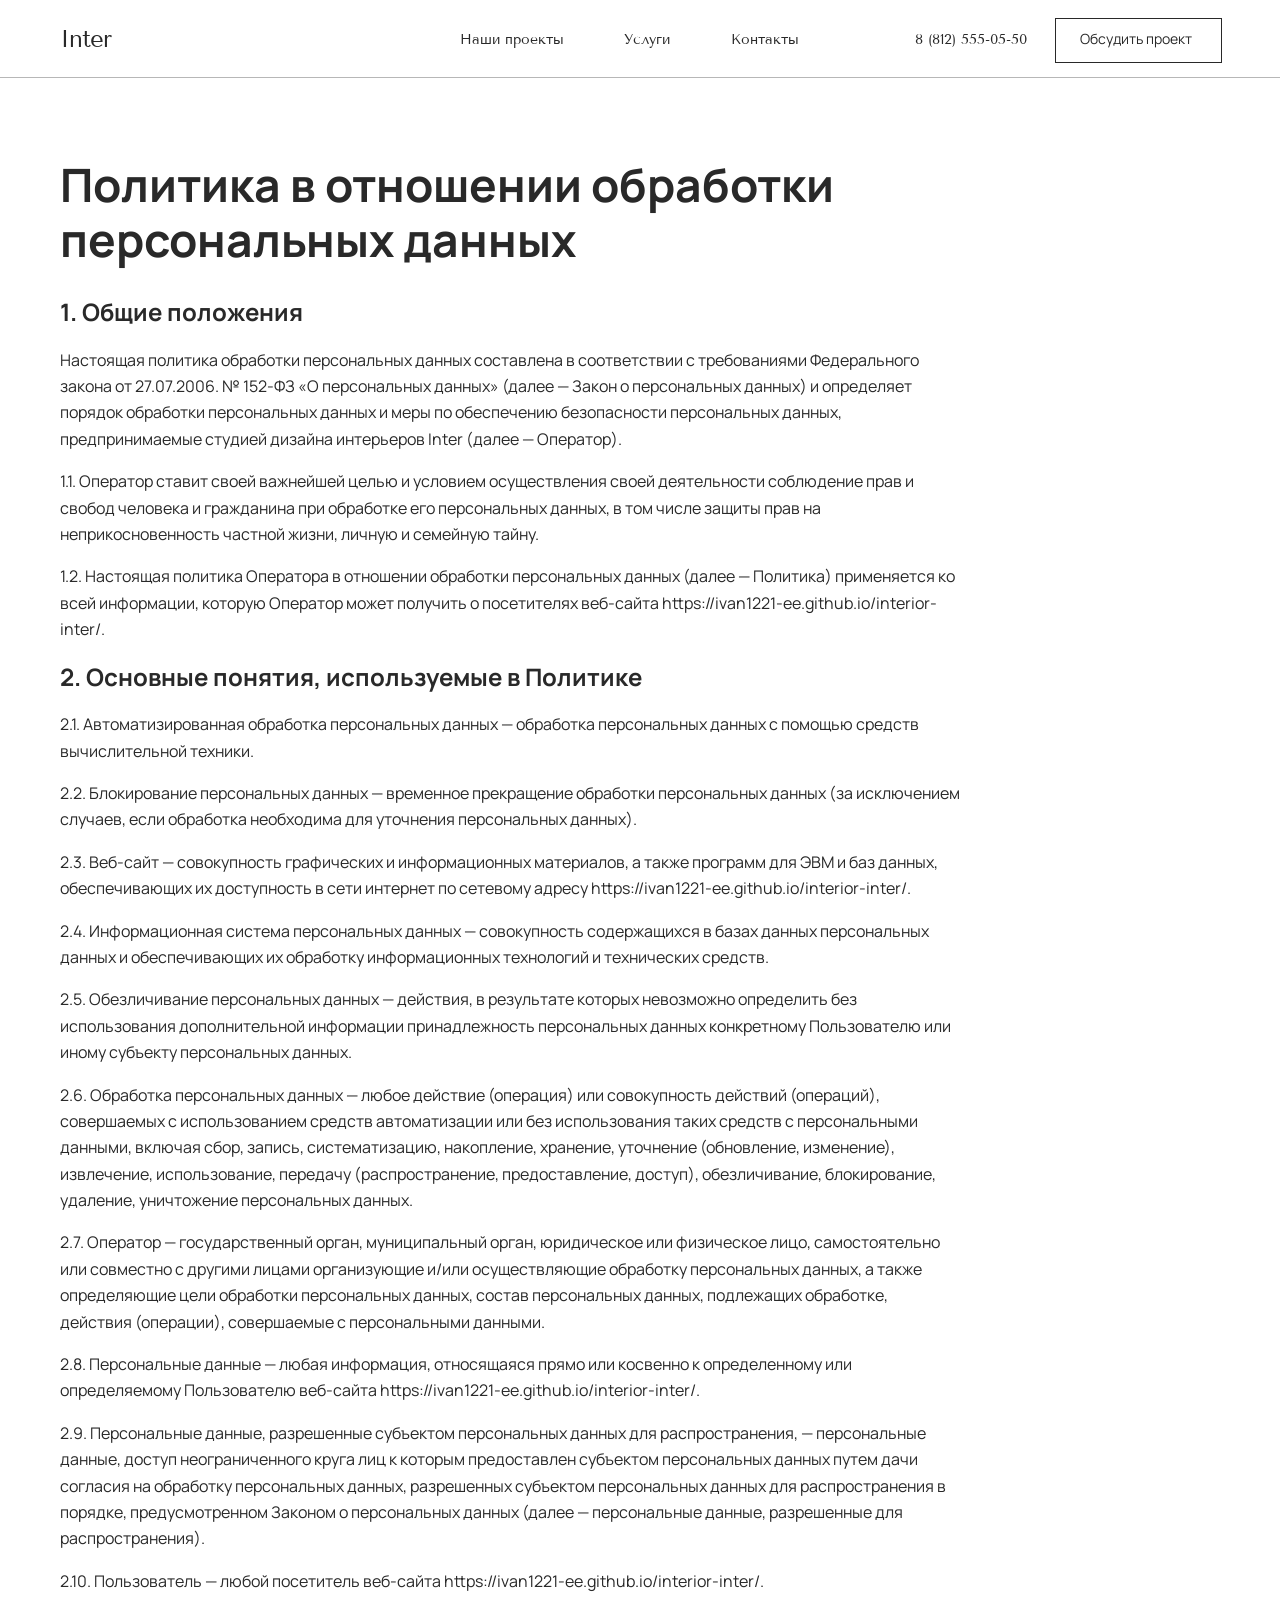
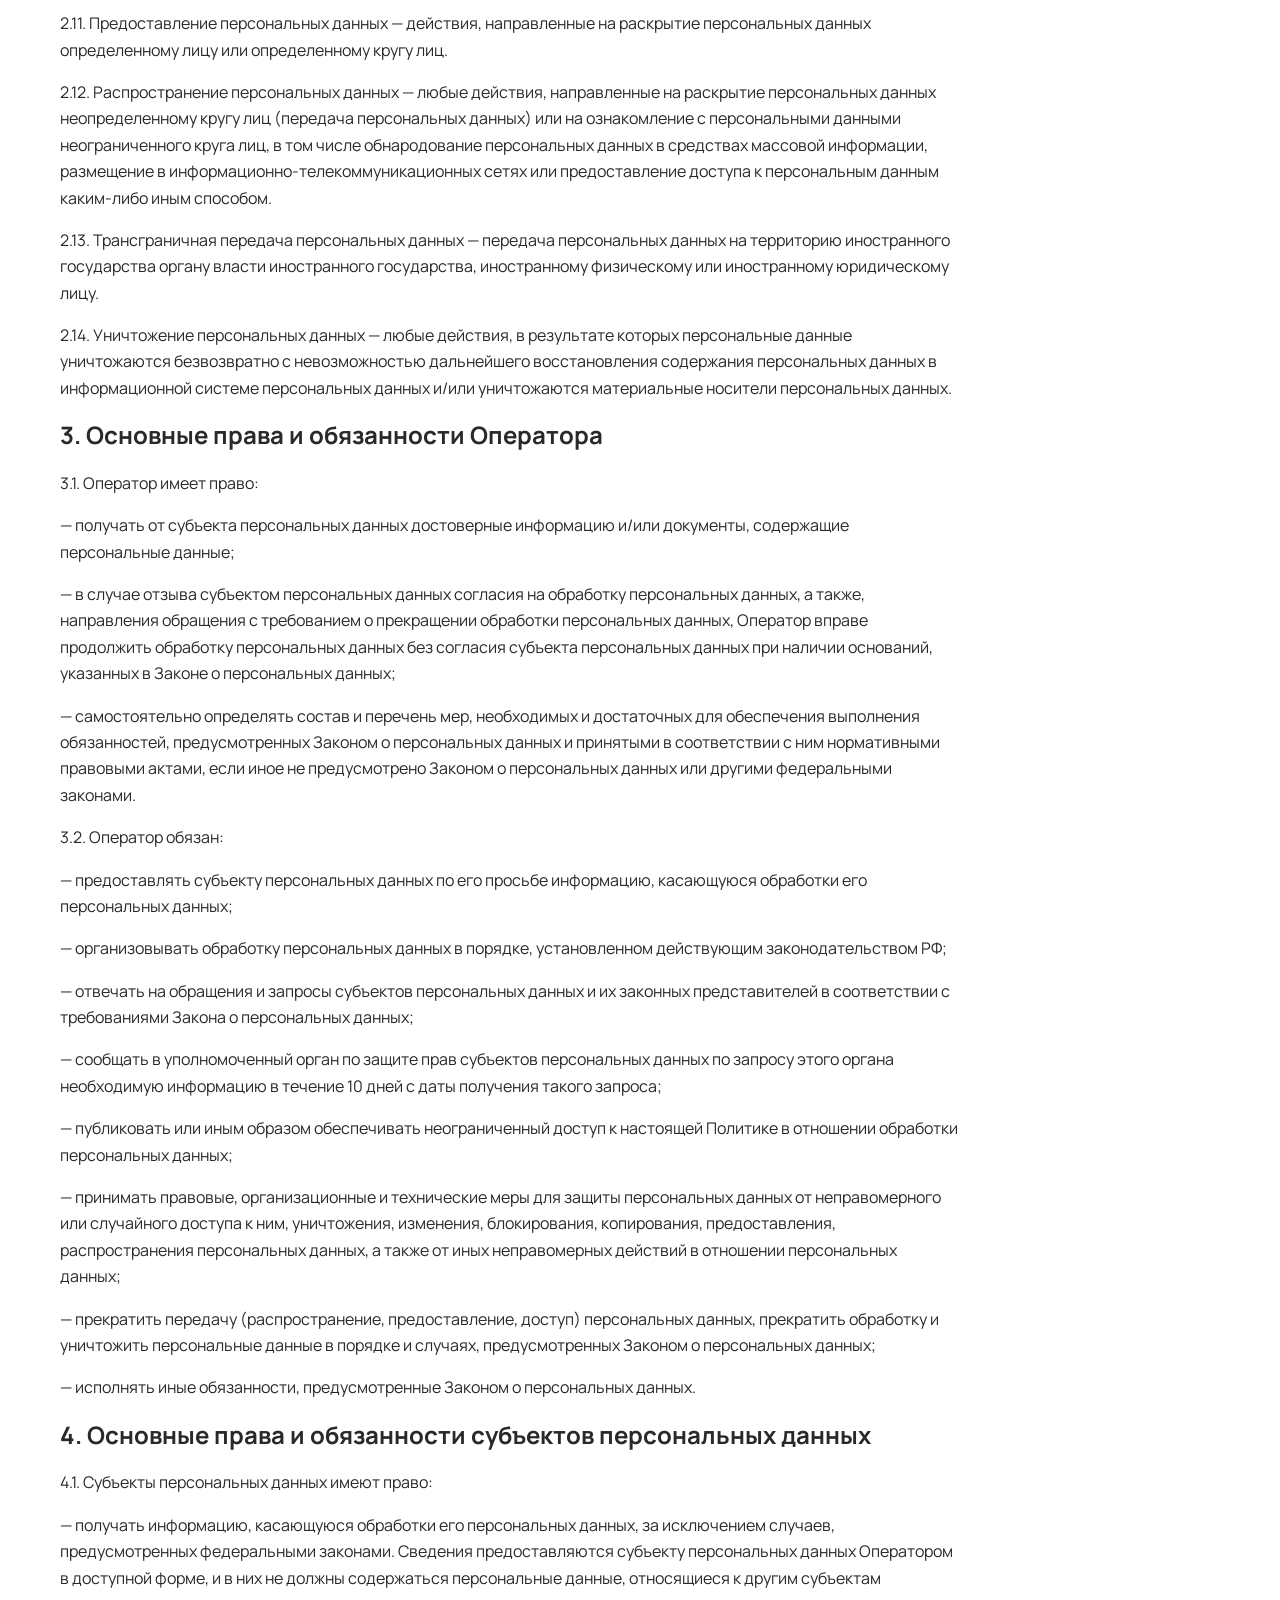
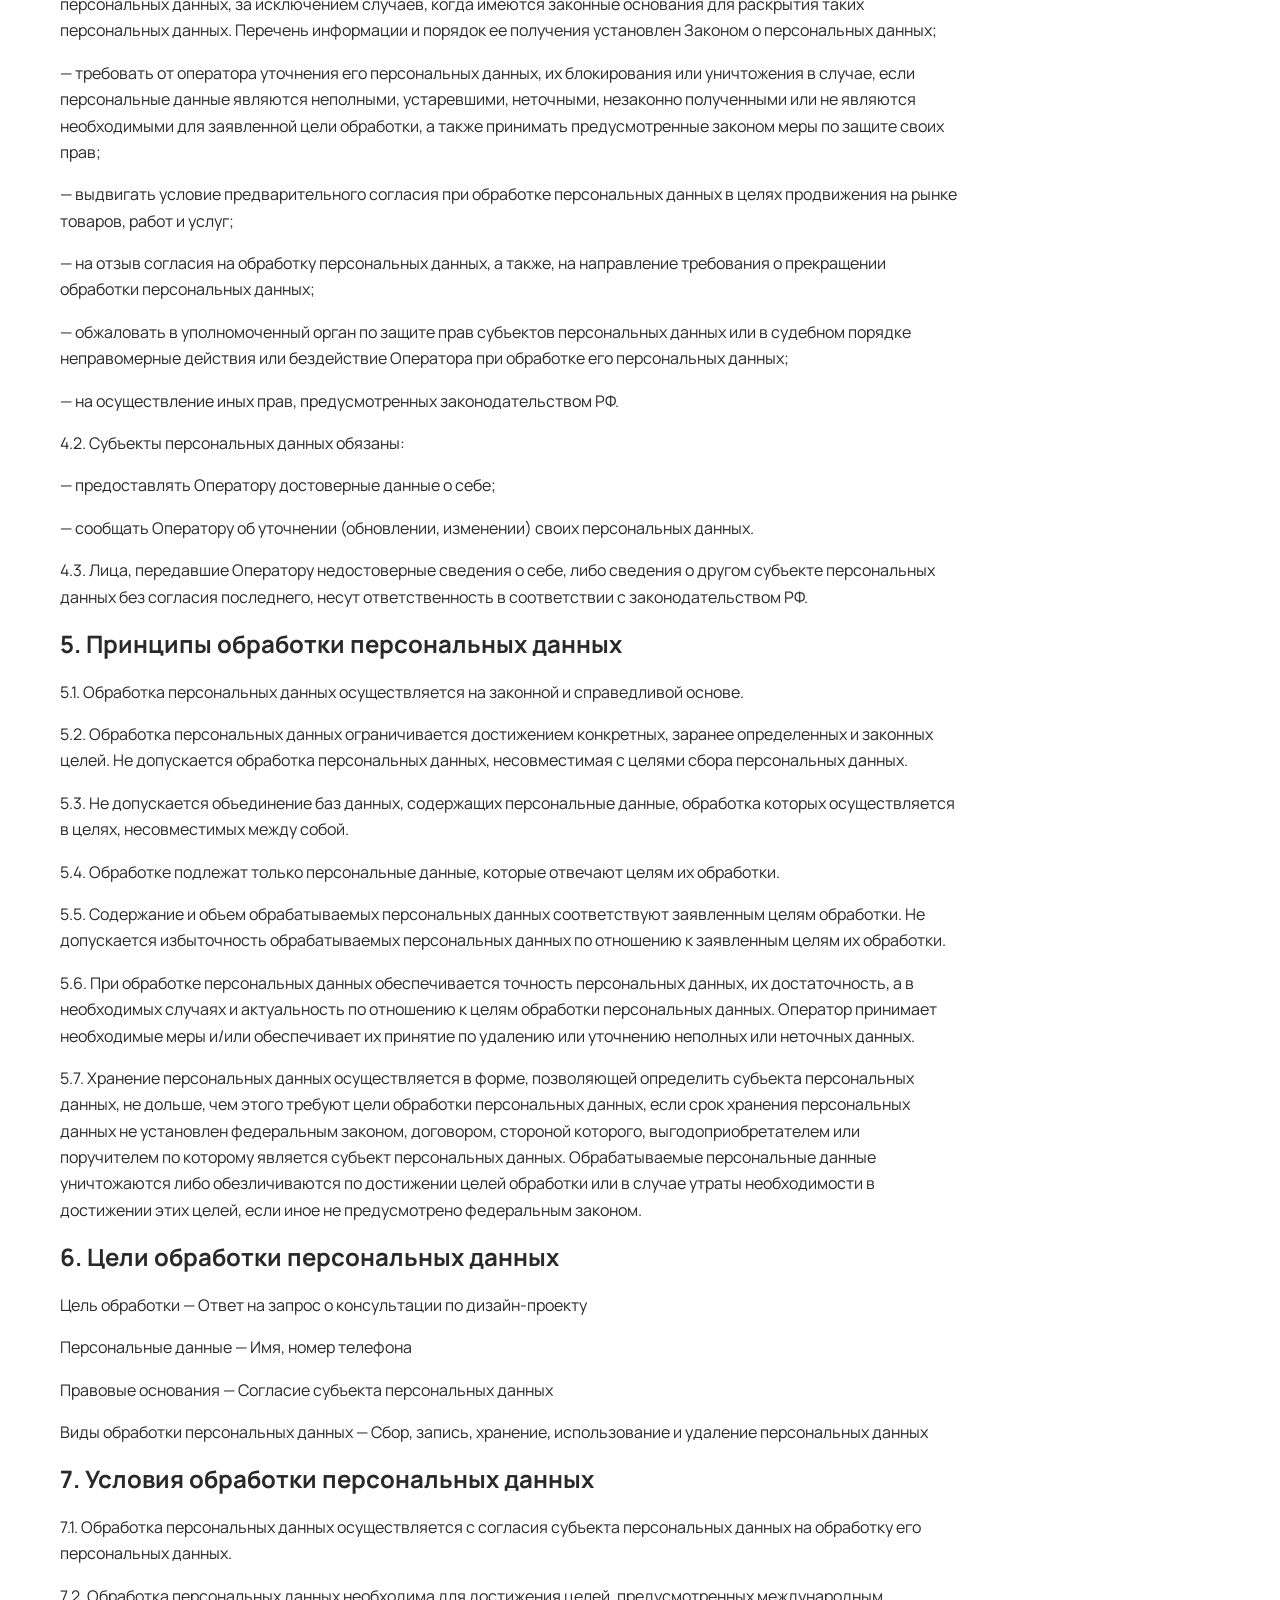
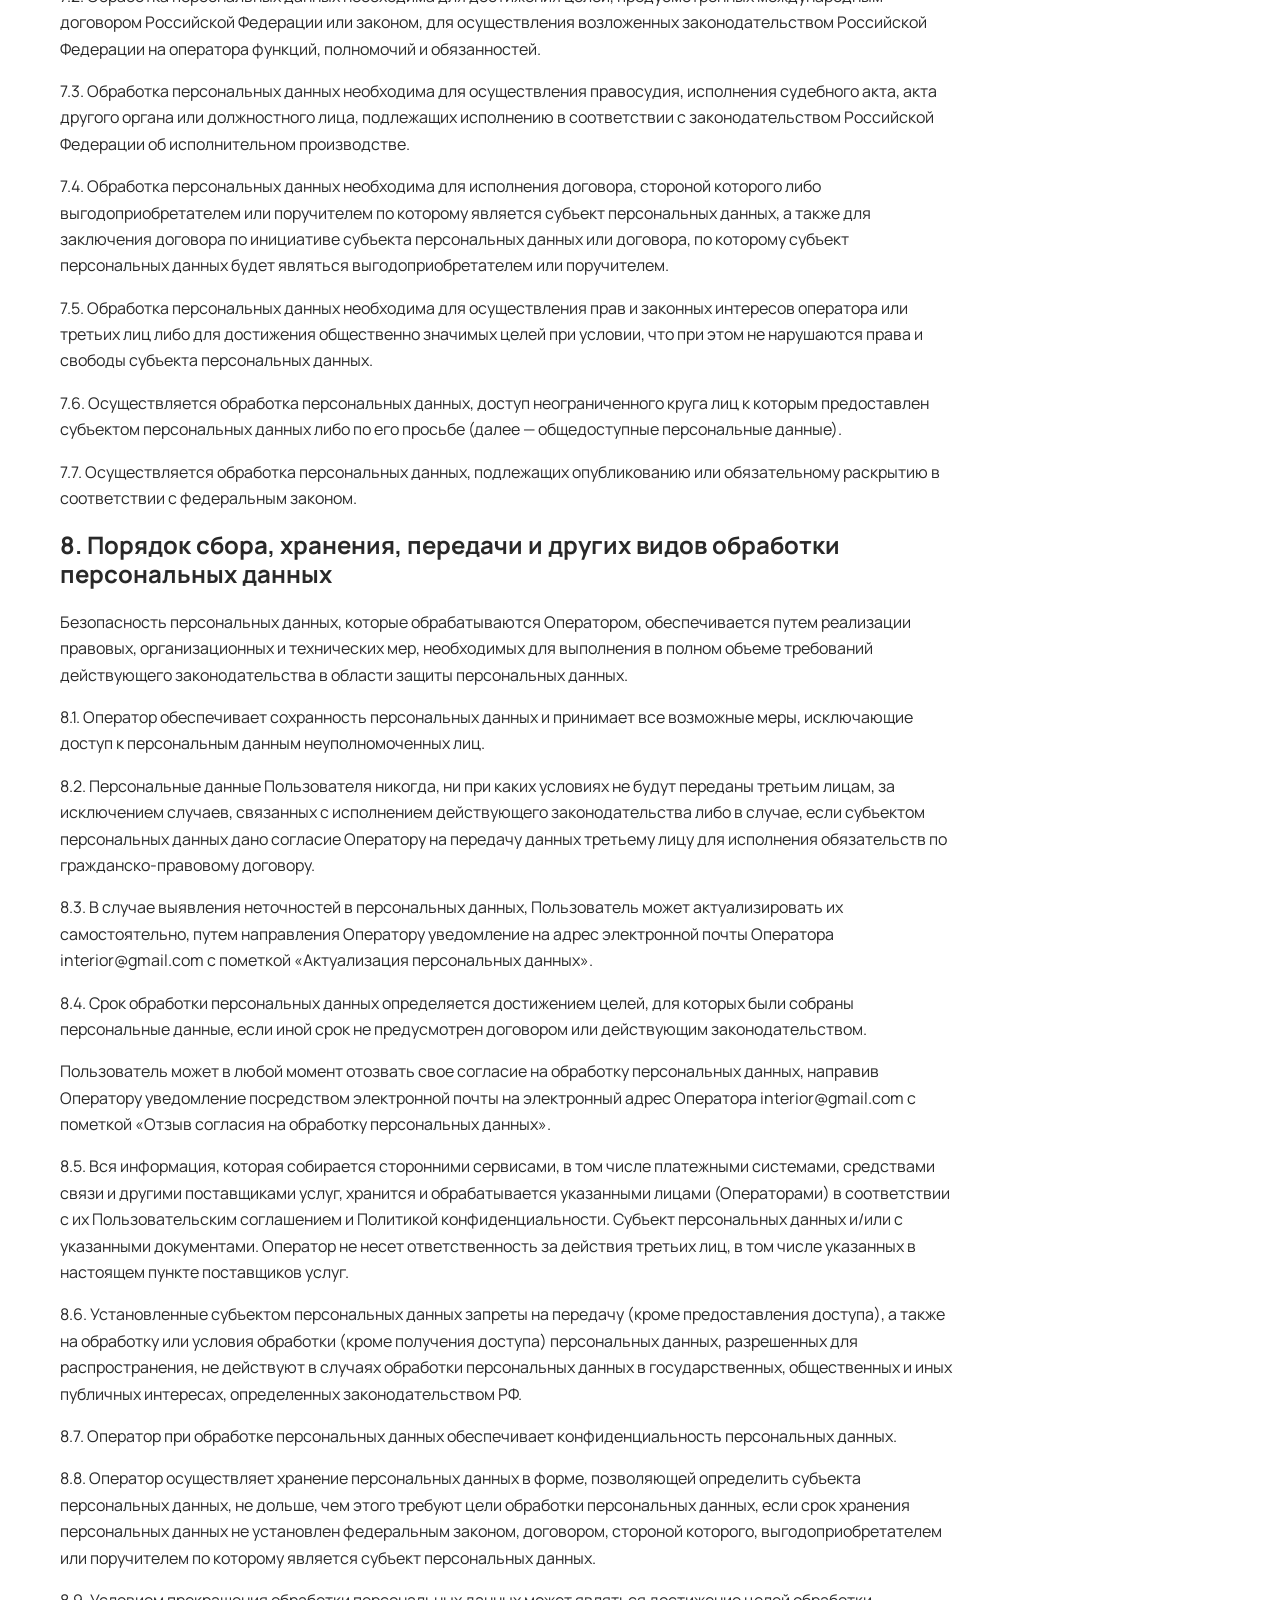
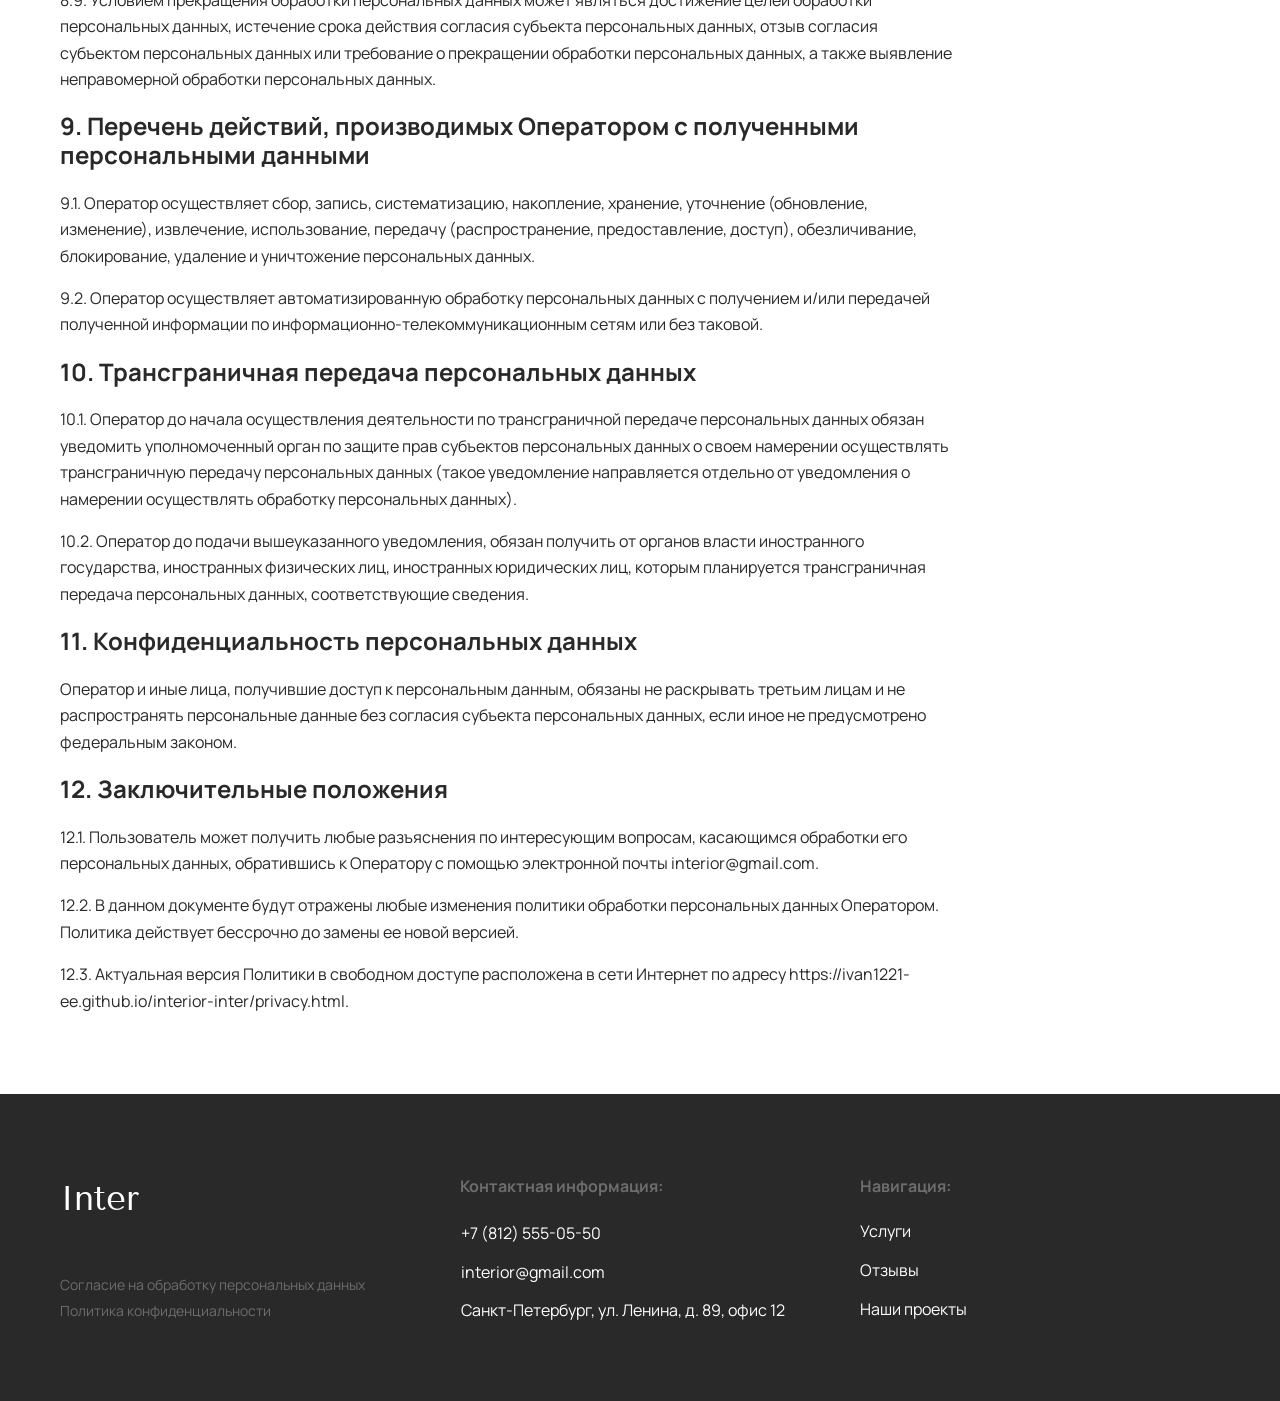
<file: privacy.html>
<!doctype html><html lang="ru" class="info-page"><meta charset="utf-8"><meta name="viewport" content="width=device-width,initial-scale=1"><title>Политика в отношении обработки персональных данных — Inter</title><link rel="stylesheet" href="style.css?v=9"><link rel="stylesheet" href="pages.css?v=4"><header class="sticky-menu"><nav class="canvas" aria-label="Основная навигация"><a href="./" class="copy" style="left:140px;top:55.04px;font-family:'Tenor Sans';font-size:24px;font-weight:400;color:white;letter-spacing:-0.04em;"><span class="line" style="left:0px;top:0px">Inter</span></a><a class="copy" style="left:540px;top:51.69px;font-family:'Tenor Sans';font-size:14px;font-weight:400;color:white;letter-spacing:0em;" href="./#projects"><span class="line" style="left:0px;top:0px">Наши проекты</span></a><a class="copy" style="left:704px;top:51.69px;font-family:'Tenor Sans';font-size:14px;font-weight:400;color:white;letter-spacing:0em;" href="./#services"><span class="line" style="left:0px;top:0px">Услуги</span></a><a class="copy" style="left:811px;top:51.69px;font-family:'Tenor Sans';font-size:14px;font-weight:400;color:white;letter-spacing:0em;" href="./#contact"><span class="line" style="left:0px;top:0px">Контакты </span></a><a class="copy" style="left:995px;top:51.69px;font-family:'Tenor Sans';font-size:14px;font-weight:400;color:white;letter-spacing:0em;" href="tel:+78125550550"><span class="line" style="left:0px;top:0px">8 (812) 555-05-50</span></a><a class="copy menu-cta" style="left:1160px;top:52.362px;font-family:'Manrope';font-size:14px;font-weight:400;color:white;letter-spacing:0em;" href="./#contact"><span class="line" style="left:0px;top:0px">Обсудить проект</span></a></nav></header><div class="mobile-site"><header class="m-header is-scrolled"><a class="m-logo" href="./">Inter</a><button class="m-menu-toggle" aria-label="Открыть меню" aria-expanded="false" aria-controls="info-menu"><span></span><span></span></button><nav id="info-menu" hidden><a href="./#m-projects">Наши проекты</a><a href="./#m-services">Услуги</a><a href="./#m-reviews">Отзывы</a><a href="./#m-contact">Контакты</a><a class="ui-button" href="./#m-contact">Обсудить проект</a></nav></header></div><main class="info-content">
<h1>Политика в отношении обработки персональных данных</h1>
<h2>1. Общие положения</h2>
<p>Настоящая политика обработки персональных данных составлена в соответствии с требованиями Федерального закона от 27.07.2006. № 152-ФЗ «О персональных данных» (далее — Закон о персональных данных) и определяет порядок обработки персональных данных и меры по обеспечению безопасности персональных данных, предпринимаемые студией дизайна интерьеров Inter (далее — Оператор).</p>
<p>1.1. Оператор ставит своей важнейшей целью и условием осуществления своей деятельности соблюдение прав и свобод человека и гражданина при обработке его персональных данных, в том числе защиты прав на неприкосновенность частной жизни, личную и семейную тайну.</p>
<p>1.2. Настоящая политика Оператора в отношении обработки персональных данных (далее — Политика) применяется ко всей информации, которую Оператор может получить о посетителях веб-сайта https://ivan1221-ee.github.io/interior-inter/.</p>
<h2>2. Основные понятия, используемые в Политике</h2>
<p>2.1. Автоматизированная обработка персональных данных — обработка персональных данных с помощью средств вычислительной техники.</p>
<p>2.2. Блокирование персональных данных — временное прекращение обработки персональных данных (за исключением случаев, если обработка необходима для уточнения персональных данных).</p>
<p>2.3. Веб-сайт — совокупность графических и информационных материалов, а также программ для ЭВМ и баз данных, обеспечивающих их доступность в сети интернет по сетевому адресу https://ivan1221-ee.github.io/interior-inter/.</p>
<p>2.4. Информационная система персональных данных — совокупность содержащихся в базах данных персональных данных и обеспечивающих их обработку информационных технологий и технических средств.</p>
<p>2.5. Обезличивание персональных данных — действия, в результате которых невозможно определить без использования дополнительной информации принадлежность персональных данных конкретному Пользователю или иному субъекту персональных данных.</p>
<p>2.6. Обработка персональных данных — любое действие (операция) или совокупность действий (операций), совершаемых с использованием средств автоматизации или без использования таких средств с персональными данными, включая сбор, запись, систематизацию, накопление, хранение, уточнение (обновление, изменение), извлечение, использование, передачу (распространение, предоставление, доступ), обезличивание, блокирование, удаление, уничтожение персональных данных.</p>
<p>2.7. Оператор — государственный орган, муниципальный орган, юридическое или физическое лицо, самостоятельно или совместно с другими лицами организующие и/или осуществляющие обработку персональных данных, а также определяющие цели обработки персональных данных, состав персональных данных, подлежащих обработке, действия (операции), совершаемые с персональными данными.</p>
<p>2.8. Персональные данные — любая информация, относящаяся прямо или косвенно к определенному или определяемому Пользователю веб-сайта https://ivan1221-ee.github.io/interior-inter/.</p>
<p>2.9. Персональные данные, разрешенные субъектом персональных данных для распространения, — персональные данные, доступ неограниченного круга лиц к которым предоставлен субъектом персональных данных путем дачи согласия на обработку персональных данных, разрешенных субъектом персональных данных для распространения в порядке, предусмотренном Законом о персональных данных (далее — персональные данные, разрешенные для распространения).</p>
<p>2.10. Пользователь — любой посетитель веб-сайта https://ivan1221-ee.github.io/interior-inter/.</p>
<p>2.11. Предоставление персональных данных — действия, направленные на раскрытие персональных данных определенному лицу или определенному кругу лиц.</p>
<p>2.12. Распространение персональных данных — любые действия, направленные на раскрытие персональных данных неопределенному кругу лиц (передача персональных данных) или на ознакомление с персональными данными неограниченного круга лиц, в том числе обнародование персональных данных в средствах массовой информации, размещение в информационно-телекоммуникационных сетях или предоставление доступа к персональным данным каким-либо иным способом.</p>
<p>2.13. Трансграничная передача персональных данных — передача персональных данных на территорию иностранного государства органу власти иностранного государства, иностранному физическому или иностранному юридическому лицу.</p>
<p>2.14. Уничтожение персональных данных — любые действия, в результате которых персональные данные уничтожаются безвозвратно с невозможностью дальнейшего восстановления содержания персональных данных в информационной системе персональных данных и/или уничтожаются материальные носители персональных данных.</p>
<h2>3. Основные права и обязанности Оператора</h2>
<p>3.1. Оператор имеет право:</p>
<p>— получать от субъекта персональных данных достоверные информацию и/или документы, содержащие персональные данные;</p>
<p>— в случае отзыва субъектом персональных данных согласия на обработку персональных данных, а также, направления обращения с требованием о прекращении обработки персональных данных, Оператор вправе продолжить обработку персональных данных без согласия субъекта персональных данных при наличии оснований, указанных в Законе о персональных данных;</p>
<p>— самостоятельно определять состав и перечень мер, необходимых и достаточных для обеспечения выполнения обязанностей, предусмотренных Законом о персональных данных и принятыми в соответствии с ним нормативными правовыми актами, если иное не предусмотрено Законом о персональных данных или другими федеральными законами.</p>
<p>3.2. Оператор обязан:</p>
<p>— предоставлять субъекту персональных данных по его просьбе информацию, касающуюся обработки его персональных данных;</p>
<p>— организовывать обработку персональных данных в порядке, установленном действующим законодательством РФ;</p>
<p>— отвечать на обращения и запросы субъектов персональных данных и их законных представителей в соответствии с требованиями Закона о персональных данных;</p>
<p>— сообщать в уполномоченный орган по защите прав субъектов персональных данных по запросу этого органа необходимую информацию в течение 10 дней с даты получения такого запроса;</p>
<p>— публиковать или иным образом обеспечивать неограниченный доступ к настоящей Политике в отношении обработки персональных данных;</p>
<p>— принимать правовые, организационные и технические меры для защиты персональных данных от неправомерного или случайного доступа к ним, уничтожения, изменения, блокирования, копирования, предоставления, распространения персональных данных, а также от иных неправомерных действий в отношении персональных данных;</p>
<p>— прекратить передачу (распространение, предоставление, доступ) персональных данных, прекратить обработку и уничтожить персональные данные в порядке и случаях, предусмотренных Законом о персональных данных;</p>
<p>— исполнять иные обязанности, предусмотренные Законом о персональных данных.</p>
<h2>4. Основные права и обязанности субъектов персональных данных</h2>
<p>4.1. Субъекты персональных данных имеют право:</p>
<p>— получать информацию, касающуюся обработки его персональных данных, за исключением случаев, предусмотренных федеральными законами. Сведения предоставляются субъекту персональных данных Оператором в доступной форме, и в них не должны содержаться персональные данные, относящиеся к другим субъектам персональных данных, за исключением случаев, когда имеются законные основания для раскрытия таких персональных данных. Перечень информации и порядок ее получения установлен Законом о персональных данных;</p>
<p>— требовать от оператора уточнения его персональных данных, их блокирования или уничтожения в случае, если персональные данные являются неполными, устаревшими, неточными, незаконно полученными или не являются необходимыми для заявленной цели обработки, а также принимать предусмотренные законом меры по защите своих прав;</p>
<p>— выдвигать условие предварительного согласия при обработке персональных данных в целях продвижения на рынке товаров, работ и услуг;</p>
<p>— на отзыв согласия на обработку персональных данных, а также, на направление требования о прекращении обработки персональных данных;</p>
<p>— обжаловать в уполномоченный орган по защите прав субъектов персональных данных или в судебном порядке неправомерные действия или бездействие Оператора при обработке его персональных данных;</p>
<p>— на осуществление иных прав, предусмотренных законодательством РФ.</p>
<p>4.2. Субъекты персональных данных обязаны:</p>
<p>— предоставлять Оператору достоверные данные о себе;</p>
<p>— сообщать Оператору об уточнении (обновлении, изменении) своих персональных данных.</p>
<p>4.3. Лица, передавшие Оператору недостоверные сведения о себе, либо сведения о другом субъекте персональных данных без согласия последнего, несут ответственность в соответствии с законодательством РФ.</p>
<h2>5. Принципы обработки персональных данных</h2>
<p>5.1. Обработка персональных данных осуществляется на законной и справедливой основе.</p>
<p>5.2. Обработка персональных данных ограничивается достижением конкретных, заранее определенных и законных целей. Не допускается обработка персональных данных, несовместимая с целями сбора персональных данных.</p>
<p>5.3. Не допускается объединение баз данных, содержащих персональные данные, обработка которых осуществляется в целях, несовместимых между собой.</p>
<p>5.4. Обработке подлежат только персональные данные, которые отвечают целям их обработки.</p>
<p>5.5. Содержание и объем обрабатываемых персональных данных соответствуют заявленным целям обработки. Не допускается избыточность обрабатываемых персональных данных по отношению к заявленным целям их обработки.</p>
<p>5.6. При обработке персональных данных обеспечивается точность персональных данных, их достаточность, а в необходимых случаях и актуальность по отношению к целям обработки персональных данных. Оператор принимает необходимые меры и/или обеспечивает их принятие по удалению или уточнению неполных или неточных данных.</p>
<p>5.7. Хранение персональных данных осуществляется в форме, позволяющей определить субъекта персональных данных, не дольше, чем этого требуют цели обработки персональных данных, если срок хранения персональных данных не установлен федеральным законом, договором, стороной которого, выгодоприобретателем или поручителем по которому является субъект персональных данных. Обрабатываемые персональные данные уничтожаются либо обезличиваются по достижении целей обработки или в случае утраты необходимости в достижении этих целей, если иное не предусмотрено федеральным законом.</p>
<h2>6. Цели обработки персональных данных</h2>
<p>Цель обработки — Ответ на запрос о консультации по дизайн-проекту</p>
<p>Персональные данные — Имя, номер телефона</p>
<p>Правовые основания — Согласие субъекта персональных данных</p>
<p>Виды обработки персональных данных — Сбор, запись, хранение, использование и удаление персональных данных</p>
<h2>7. Условия обработки персональных данных</h2>
<p>7.1. Обработка персональных данных осуществляется с согласия субъекта персональных данных на обработку его персональных данных.</p>
<p>7.2. Обработка персональных данных необходима для достижения целей, предусмотренных международным договором Российской Федерации или законом, для осуществления возложенных законодательством Российской Федерации на оператора функций, полномочий и обязанностей.</p>
<p>7.3. Обработка персональных данных необходима для осуществления правосудия, исполнения судебного акта, акта другого органа или должностного лица, подлежащих исполнению в соответствии с законодательством Российской Федерации об исполнительном производстве.</p>
<p>7.4. Обработка персональных данных необходима для исполнения договора, стороной которого либо выгодоприобретателем или поручителем по которому является субъект персональных данных, а также для заключения договора по инициативе субъекта персональных данных или договора, по которому субъект персональных данных будет являться выгодоприобретателем или поручителем.</p>
<p>7.5. Обработка персональных данных необходима для осуществления прав и законных интересов оператора или третьих лиц либо для достижения общественно значимых целей при условии, что при этом не нарушаются права и свободы субъекта персональных данных.</p>
<p>7.6. Осуществляется обработка персональных данных, доступ неограниченного круга лиц к которым предоставлен субъектом персональных данных либо по его просьбе (далее — общедоступные персональные данные).</p>
<p>7.7. Осуществляется обработка персональных данных, подлежащих опубликованию или обязательному раскрытию в соответствии с федеральным законом.</p>
<h2>8. Порядок сбора, хранения, передачи и других видов обработки персональных данных</h2>
<p>Безопасность персональных данных, которые обрабатываются Оператором, обеспечивается путем реализации правовых, организационных и технических мер, необходимых для выполнения в полном объеме требований действующего законодательства в области защиты персональных данных.</p>
<p>8.1. Оператор обеспечивает сохранность персональных данных и принимает все возможные меры, исключающие доступ к персональным данным неуполномоченных лиц.</p>
<p>8.2. Персональные данные Пользователя никогда, ни при каких условиях не будут переданы третьим лицам, за исключением случаев, связанных с исполнением действующего законодательства либо в случае, если субъектом персональных данных дано согласие Оператору на передачу данных третьему лицу для исполнения обязательств по гражданско-правовому договору.</p>
<p>8.3. В случае выявления неточностей в персональных данных, Пользователь может актуализировать их самостоятельно, путем направления Оператору уведомление на адрес электронной почты Оператора interior@gmail.com с пометкой «Актуализация персональных данных».</p>
<p>8.4. Срок обработки персональных данных определяется достижением целей, для которых были собраны персональные данные, если иной срок не предусмотрен договором или действующим законодательством.</p>
<p>Пользователь может в любой момент отозвать свое согласие на обработку персональных данных, направив Оператору уведомление посредством электронной почты на электронный адрес Оператора interior@gmail.com с пометкой «Отзыв согласия на обработку персональных данных».</p>
<p>8.5. Вся информация, которая собирается сторонними сервисами, в том числе платежными системами, средствами связи и другими поставщиками услуг, хранится и обрабатывается указанными лицами (Операторами) в соответствии с их Пользовательским соглашением и Политикой конфиденциальности. Субъект персональных данных и/или с указанными документами. Оператор не несет ответственность за действия третьих лиц, в том числе указанных в настоящем пункте поставщиков услуг.</p>
<p>8.6. Установленные субъектом персональных данных запреты на передачу (кроме предоставления доступа), а также на обработку или условия обработки (кроме получения доступа) персональных данных, разрешенных для распространения, не действуют в случаях обработки персональных данных в государственных, общественных и иных публичных интересах, определенных законодательством РФ.</p>
<p>8.7. Оператор при обработке персональных данных обеспечивает конфиденциальность персональных данных.</p>
<p>8.8. Оператор осуществляет хранение персональных данных в форме, позволяющей определить субъекта персональных данных, не дольше, чем этого требуют цели обработки персональных данных, если срок хранения персональных данных не установлен федеральным законом, договором, стороной которого, выгодоприобретателем или поручителем по которому является субъект персональных данных.</p>
<p>8.9. Условием прекращения обработки персональных данных может являться достижение целей обработки персональных данных, истечение срока действия согласия субъекта персональных данных, отзыв согласия субъектом персональных данных или требование о прекращении обработки персональных данных, а также выявление неправомерной обработки персональных данных.</p>
<h2>9. Перечень действий, производимых Оператором с полученными персональными данными</h2>
<p>9.1. Оператор осуществляет сбор, запись, систематизацию, накопление, хранение, уточнение (обновление, изменение), извлечение, использование, передачу (распространение, предоставление, доступ), обезличивание, блокирование, удаление и уничтожение персональных данных.</p>
<p>9.2. Оператор осуществляет автоматизированную обработку персональных данных с получением и/или передачей полученной информации по информационно-телекоммуникационным сетям или без таковой.</p>
<h2>10. Трансграничная передача персональных данных</h2>
<p>10.1. Оператор до начала осуществления деятельности по трансграничной передаче персональных данных обязан уведомить уполномоченный орган по защите прав субъектов персональных данных о своем намерении осуществлять трансграничную передачу персональных данных (такое уведомление направляется отдельно от уведомления о намерении осуществлять обработку персональных данных).</p>
<p>10.2. Оператор до подачи вышеуказанного уведомления, обязан получить от органов власти иностранного государства, иностранных физических лиц, иностранных юридических лиц, которым планируется трансграничная передача персональных данных, соответствующие сведения.</p>
<h2>11. Конфиденциальность персональных данных</h2>
<p>Оператор и иные лица, получившие доступ к персональным данным, обязаны не раскрывать третьим лицам и не распространять персональные данные без согласия субъекта персональных данных, если иное не предусмотрено федеральным законом.</p>
<h2>12. Заключительные положения</h2>
<p>12.1. Пользователь может получить любые разъяснения по интересующим вопросам, касающимся обработки его персональных данных, обратившись к Оператору с помощью электронной почты interior@gmail.com.</p>
<p>12.2. В данном документе будут отражены любые изменения политики обработки персональных данных Оператором. Политика действует бессрочно до замены ее новой версией.</p>
<p>12.3. Актуальная версия Политики в свободном доступе расположена в сети Интернет по адресу https://ivan1221-ee.github.io/interior-inter/privacy.html.</p>
</main><footer><section id="footer" class="section footer" style="--section-height:307px"><div class="canvas"><a href="./" aria-label="Inter — на главную" class="copy" style="left:140px;top:116.22px;font-family:'Tenor Sans';font-size:35px;font-weight:400;color:white;letter-spacing:-0.01em;"><span class="line" style="left:0px;top:0px">Inter</span></a><a class="copy" style="left:541px;top:145.13px;font-family:'Manrope';font-size:16px;font-weight:400;color:white;letter-spacing:0em;" href="tel:+78125550550"><span class="line" style="left:0px;top:0px">+7 (812) 555-05-50</span></a><p class="copy" style="left:541px;top:222.13px;font-family:'Manrope';font-size:16px;font-weight:400;color:white;letter-spacing:0em;"><span class="line" style="left:0px;top:0px">Санкт-Петербург, ул. Ленина, д. 89, офис 12</span></p><a class="copy" style="left:541px;top:184.13px;font-family:'Manrope';font-size:16px;font-weight:400;color:white;letter-spacing:0em;" href="mailto:interior@gmail.com"><span class="line" style="left:0px;top:0px">interior@gmail.com</span></a><p class="copy" style="left:940px;top:98.13px;font-family:'Manrope';font-size:16px;font-weight:bold;color:#6D6D6D;letter-spacing:0em;"><span class="line" style="left:0px;top:0px">Навигация:</span></p><p class="copy" style="left:540px;top:98.13px;font-family:'Manrope';font-size:16px;font-weight:bold;color:#6D6D6D;letter-spacing:0em;"><span class="line" style="left:0px;top:0px">Контактная информация:</span></p><a class="copy" style="left:940px;top:221.13px;font-family:'Manrope';font-size:16px;font-weight:400;color:white;letter-spacing:0em;" href="./#projects"><span class="line" style="left:0px;top:0px">Наши проекты</span></a><a class="copy" style="left:940px;top:143.13px;font-family:'Manrope';font-size:16px;font-weight:400;color:white;letter-spacing:0em;" href="./#services"><span class="line" style="left:0px;top:0px">Услуги</span></a><a class="copy" style="left:940px;top:182.13px;font-family:'Manrope';font-size:16px;font-weight:400;color:white;letter-spacing:0em;" href="./#reviews"><span class="line" style="left:0px;top:0px">Отзывы </span></a><a href="consent.html" class="copy" style="left:140px;top:196.36px;font-family:'Manrope';font-size:14px;font-weight:400;color:#6D6D6D;letter-spacing:0em;"><span class="line" style="left:0px;top:0px">Согласие на обработку персональных данных</span></a><a href="privacy.html" class="copy" style="left:140px;top:222.36px;font-family:'Manrope';font-size:14px;font-weight:400;color:#6D6D6D;letter-spacing:0em;"><span class="line" style="left:0px;top:0px">Политика конфиденциальности</span></a></div></section></footer><div class="mobile-site"><footer class="m-section m-dark"><a class="m-logo" href="./">Inter</a><nav><a href="./#m-projects">Наши проекты</a><a href="./#m-services">Услуги</a><a href="./#m-reviews">Отзывы</a><a href="./#m-contact">Контакты</a></nav><p><a href="consent.html">Согласие на обработку персональных данных</a></p><p><a href="privacy.html">Политика конфиденциальности</a></p></footer></div><script src="pages.js"></script></html>
</file>
<file: style.css>
@font-face{font-family:Manrope;src:url('manrope-400.ttf') format('truetype');font-weight:400;font-style:normal;font-display:swap}@font-face{font-family:Manrope;src:url('manrope-700.ttf') format('truetype');font-weight:700;font-style:normal;font-display:swap}@font-face{font-family:'Tenor Sans';src:url('tenor-sans.ttf') format('truetype');font-weight:400;font-style:normal;font-display:swap}
*{box-sizing:border-box}html{scroll-behavior:smooth}body{margin:0;background:#fff;font-synthesis:none;-webkit-font-smoothing:antialiased;-moz-osx-font-smoothing:grayscale}main{width:100%;overflow:hidden}.section{position:relative;height:var(--section-height);overflow:hidden}.canvas{position:relative;width:1440px;height:100%;left:50%;transform:translateX(-50%)}.art{position:absolute;left:0;width:1440px;height:9226px;pointer-events:none}.copy{position:absolute;margin:0;padding:0;white-space:pre;line-height:1;font-weight:400}.line{position:absolute;display:block;white-space:pre;transform:translateY(var(--baseline-offset,1em))}a{color:inherit;text-decoration:none}.underline .line{text-decoration-line:underline;text-underline-offset:3px;text-decoration-thickness:1px}.hero{height:100vh;height:100svh}.hero-photo{position:absolute;left:50%;transform:translateX(-50%);width:100vw;height:100%;pointer-events:none}.hero-bottom{top:calc(100% - 750px + var(--original-y))!important;font-weight:400!important}.hero-cta:before{content:'';position:absolute;left:-25px;top:-29px;width:222px;height:44px;background:white}.hero .menu-cta:before{content:'';position:absolute;left:-25.5px;top:-26.862px;width:165px;height:43px;border:1px solid #fff}.services,.reviews,.footer{background:#292929}.gallery{height:calc(848px * var(--gallery-scale,1))}.gallery .canvas{height:848px;transform:translateX(-50%) scale(var(--gallery-scale,1));transform-origin:top center}.field{position:absolute;left:140px;width:290px;height:32px;padding:0;border:0;background:white;color:#6d6d6d;font:400 16px Manrope;outline-offset:4px}.name{top:596px}.phone{top:673px}.consent{appearance:none;position:absolute;left:140px;top:748px;width:20px;height:20px;margin:0;background:transparent;border:0;cursor:pointer}.consent:checked::after{content:'✓';display:block;text-align:center;line-height:20px;color:#292929;font-size:18px}a:focus-visible,input:focus-visible{outline:2px solid #888;outline-offset:5px}@media(prefers-reduced-motion:reduce){html{scroll-behavior:auto}}

[hidden]{display:none!important}button{font:inherit;cursor:pointer}button:focus-visible{outline:2px solid #888;outline-offset:5px}.interactive-copy{border:0;background:none;text-align:left;cursor:pointer}.interactive-copy .line{pointer-events:none}.interactive-copy:after{content:'';position:absolute;inset:-24px -25px 0}.hero-cta,.menu-cta{transition:color .2s}.hero-cta:before,.menu-cta:before{transition:background .2s,border-color .2s}.hero-cta:hover{color:white!important}.hero-cta:hover:before{background:transparent;border:1px solid white}.menu-cta:hover{color:#292929!important}.menu-cta:hover:before{background:white}.process-cta:before{content:'';position:absolute;left:-26px;top:-22.86px;width:166px;height:35px;border:1px solid #292929;background:white;transition:background .2s}.process-cta:hover{color:white!important}.process-cta:hover:before{background:#292929}.underline:hover{color:#292929!important}.services .underline:hover{color:white!important}.modal-open{overflow:hidden}.site-dialog{padding:0;border:0;width:850px;max-width:90vw;max-height:90vh;color:#292929;background:#fff;overflow:auto}.site-dialog::backdrop{background:rgb(0 0 0 / .6)}.dialog-close{position:absolute;right:16px;top:12px;border:0;background:white;color:#292929;width:40px;height:40px;font:32px 'Tenor Sans';z-index:2}.dialog-photo{width:100%;height:330px;object-fit:cover;display:block}.dialog-body{padding:40px 56px 48px}.dialog-body h2{font:400 35px/1.2 'Tenor Sans';margin:0 0 24px}.dialog-body p{font:400 16px/1.65 Manrope;color:#6d6d6d;margin:0 0 28px}.consultation{padding:60px 70px;width:650px;max-width:100%;margin:auto}.consult-form{display:grid;gap:26px;font:14px/1.5 Manrope;color:#6d6d6d}.consult-form label:not(.form-consent){display:grid;gap:8px}.consult-form input:not([type=checkbox]){border:0;border-bottom:1px solid #b7b7b7;padding:10px 0;font:16px Manrope;width:100%;border-radius:0}.form-consent{display:flex;gap:12px;align-items:flex-start}.form-consent input{width:20px;height:20px;flex-shrink:0;accent-color:#292929}.ui-button{border:1px solid #292929;background:#292929;color:white;padding:13px 24px;font:400 16px Manrope;transition:background .2s,color .2s;width:fit-content}.ui-button:hover{background:white;color:#292929}.form-status:empty{display:none}.carousel{position:absolute;top:246px;left:0;width:1440px;height:550px;background:white}.gallery-card{position:absolute;padding:0;border:0;background:white;text-align:left;color:#292929}.gallery-card img{display:block;object-fit:cover;width:100%;height:268px}.gallery-card span{display:block;font:400 14px 'Tenor Sans';margin-top:12px}.gallery-card.position-0{left:-53px;top:148px;width:367px}.gallery-card.position-0 span{padding-left:70px}.gallery-card.position-1{left:396px;width:648px;top:0}.gallery-card.position-1 img{height:416px}.gallery-card.position-1 span{font-size:20px;margin-top:12px}.gallery-card.position-2{left:1126px;top:148px;width:367px}.gallery-controls{position:absolute;top:490px;left:396px;width:648px;display:flex;justify-content:center;align-items:center;gap:28px;font:14px Manrope;color:#6d6d6d}.gallery-controls button{width:48px;height:36px;background:white;border:1px solid #292929;font-size:24px;color:#292929;transition:background .2s,color .2s}.gallery-controls button:hover{background:#292929;color:white}.award-photo{position:absolute;left:900px;top:135px;width:400px;margin:0;background:white}.award-photo img{display:block;width:400px;height:391px;object-fit:cover}.award-photo figcaption{background:white;height:50px;padding-top:12px;text-align:right;font:20px 'Tenor Sans'}.award-row{position:absolute;left:140px;width:730px;border:0;background:transparent}.awards .copy{transition:color .25s}@media(prefers-reduced-motion:reduce){*,*::before{transition:none!important}}
.contact-cta:before{content:'';position:absolute;left:-25px;top:-29.13px;width:236px;height:46px;background:#292929;border:1px solid #292929;transition:background .2s}.contact-cta:hover{color:#292929!important}.contact-cta:hover:before{background:white}

/* Desktop interaction refinements. */
.sr-only{position:absolute!important;width:1px!important;height:1px!important;padding:0!important;margin:-1px!important;overflow:hidden!important;clip:rect(0,0,0,0)!important;white-space:nowrap!important;border:0!important}
.process-cta:before{left:-27px;top:-23.86px;width:168px;height:37px;border-width:2px}
.gallery-controls{left:1201px;top:465px;width:104px;gap:16px;justify-content:space-between}
.gallery-controls button{padding:0;border:0;width:44px;height:44px;flex:none;background:transparent;border-radius:50%}
.gallery-controls svg{display:block;width:44px;height:44px;fill:none;stroke:currentColor;stroke-width:2;stroke-miterlimit:10}
.consult-form label:not(.form-consent){gap:0}
.bottom-form{position:absolute;inset:0;pointer-events:none}.bottom-form>*{pointer-events:auto}
.bottom-form .form-status{position:absolute;left:140px;top:882px;width:320px;margin:0;font:14px/1.5 Manrope;color:#6d6d6d}
.sticky-menu{position:fixed;inset:0 0 auto;height:94px;background:white;border-bottom:1px solid #b7b7b7;z-index:20;overflow:hidden}
.sticky-menu .menu-cta:before{content:'';position:absolute;left:-25.5px;top:-26.862px;width:165px;height:43px;border:1px solid #292929;background:white}
.sticky-menu .menu-cta:hover{color:white!important}.sticky-menu .menu-cta:hover:before{background:#292929}
.section:not(.hero){scroll-margin-top:94px}

.gallery-controls button{border-radius:0}
.sticky-menu{height:78px}.sticky-menu .canvas{top:-8px}.section:not(.hero){scroll-margin-top:78px}
.process-cta:before{border-width:1px}

.mobile-site{display:none}
@media(max-width:1100px){
body>main:not(.mobile-site),.sticky-menu{display:none!important}
.mobile-site{display:block;overflow:clip;color:#292929;font:400 15px/1.6 Manrope}
.mobile-site *{box-sizing:border-box}.mobile-site h1,.mobile-site h2,.mobile-site h3{font-family:'Tenor Sans';font-weight:400;line-height:1.18;margin:0}
.mobile-site h1{font-size:clamp(32px,8.5vw,44px);letter-spacing:-.02em}.mobile-site h2{font-size:29px;letter-spacing:-.01em;margin-bottom:26px}.mobile-site h3{font-size:22px}
.mobile-site p{margin:18px 0;color:#6d6d6d}.mobile-site img{display:block;width:100%;object-fit:cover}.mobile-site button{font:inherit}.mobile-site .ui-button{min-height:46px;padding:12px 18px;font-size:15px;white-space:normal;text-align:center}
.m-section{padding:56px 22px;scroll-margin-top:78px}.m-header{position:fixed;top:0;left:0;right:0;z-index:30;height:64px;padding:0 22px;display:flex;align-items:center;justify-content:space-between;color:#fff}
.m-header.is-scrolled,.m-header:has(nav:not([hidden])){background:white;color:#292929;border-bottom:1px solid #b7b7b7}.m-logo{font:400 26px 'Tenor Sans';letter-spacing:-.04em;display:inline-block}
.m-menu-toggle{border:0;background:none;width:44px;height:44px;display:flex;flex-direction:column;justify-content:center;gap:7px;padding:10px;color:inherit}.m-menu-toggle span{height:1px;background:currentColor;width:24px}.m-header nav{position:absolute;left:0;right:0;top:63px;background:white;padding:24px 22px 30px;box-shadow:0 12px 15px #0001;color:#292929;display:grid;gap:18px}.m-header nav[hidden]{display:none}.m-header nav a{padding:6px 0;font-size:18px}
.m-hero{position:relative;min-height:640px;height:100svh;display:flex;align-items:flex-end;padding:105px 22px 40px;color:white}.m-hero>img{position:absolute;inset:0;height:100%;object-position:54% center}.m-hero:after{content:'';position:absolute;inset:0;background:linear-gradient(180deg,#0003,#0002 30%,#0009)}.m-hero>div{position:relative;z-index:1}.m-hero p{font:18px/1.45 'Tenor Sans';color:white;margin:24px 0 28px}.m-light{background:#fff!important;color:#292929!important;border-color:white!important}.m-light:hover{background:transparent!important;color:white!important}
.m-about img{aspect-ratio:4/3}.m-about img:last-child{margin-top:30px;aspect-ratio:1.9}.m-text-button{padding:9px 0;border:0;background:none;color:inherit;text-decoration:underline;text-underline-offset:4px;text-align:left;min-height:44px}.m-project{margin-top:36px}.m-project img{aspect-ratio:1.18}.m-project h3{margin:16px 0 4px}
.m-award{display:grid;gap:10px;width:100%;padding:19px 0;text-align:left;background:none;border:0;border-bottom:1px solid #ddd;color:#aaa}.m-award span{font-size:13px}.m-award strong{font:400 21px/1.25 'Tenor Sans'}.m-award[aria-pressed=true]{color:#292929}.m-awards figure{margin:28px 0 0}.m-awards figure img{aspect-ratio:1.2}.m-awards figcaption{font:18px 'Tenor Sans';margin-top:12px;text-align:right}
.mobile-site .m-dark{background:#292929;color:white}.mobile-site .m-dark p{color:#b7b7b7}.m-service{padding:26px 0;border-bottom:1px solid #555}.m-service:last-child{border-bottom:0;padding-bottom:0}.m-service>span{display:block;color:#b7b7b7;margin-bottom:14px;font-size:13px}.m-service h3{font-size:24px}.m-service p{margin:16px 0}.m-intro{font-family:'Tenor Sans';font-size:19px}.m-steps{list-style:none;padding:0;margin:30px 0}.m-steps li{display:flex;align-items:flex-start;gap:16px;margin:30px 0}.m-steps li>span{font:36px 'Tenor Sans';color:#b7b7b7}.m-steps li>div{border-left:1px solid #b7b7b7;padding-left:16px}.m-steps p{margin:12px 0 0}.m-outline{background:white!important;color:#292929!important}.m-outline:hover{background:#292929!important;color:white!important}
.m-gallery{padding-left:0;padding-right:0}.m-gallery>h2,.m-gallery>p{margin-left:22px;margin-right:22px}.m-slide{margin-top:28px;touch-action:pan-y}.m-slide button{display:block;width:100%;padding:0;border:0;background:none;text-align:left;color:#292929}.m-slide img{aspect-ratio:1.15}.m-slide span{display:block;padding:14px 22px 0;font:21px 'Tenor Sans'}.m-gallery-controls{display:flex;justify-content:flex-end;gap:16px;margin:20px 22px 0}.m-gallery-controls button{width:44px;height:44px;padding:0;background:none;border:0;color:#292929}.m-gallery-controls svg{width:44px;height:44px;fill:none;stroke:currentColor;stroke-width:2}.m-gallery-controls button:hover,.m-gallery-controls button:active{background:#292929;color:white}
.m-review-list{display:grid;gap:18px;margin-top:28px}.m-review{padding:24px;background:white;color:#292929}.mobile-site .m-review p{margin:0 0 24px;color:#6d6d6d}.m-review>div{display:flex;align-items:center;gap:12px;font-size:14px}.m-review img{width:34px;height:34px;border-radius:50%}
.mobile-site .m-form-title{margin-top:42px}.mobile-site .consult-form{gap:25px}.mobile-site input:not([type=checkbox]){font-size:16px}.mobile-site .form-consent{font-size:12px;line-height:1.5}.mobile-site .consult-form .ui-button{width:100%}.m-contact-info{margin:48px 0 26px}.m-contact-info a{display:block;padding:7px 0}.m-contact-info p{margin-top:12px}.mobile-site footer nav{display:grid;gap:14px;margin:30px 0}.mobile-site footer p{font-size:12px;margin:12px 0}
.site-dialog{width:calc(100vw - 28px);max-width:none;max-height:calc(100svh - 32px)}.dialog-body,.consultation{padding:48px 24px 28px;width:100%}.dialog-body h2{font-size:28px;margin-bottom:18px}.dialog-body p{font-size:14px;line-height:1.6;margin-bottom:24px}.dialog-photo{height:230px}.dialog-close{right:8px;top:8px}.consult-form{gap:24px}.form-consent{font-size:12px}.dialog-body .ui-button{font-size:14px;min-height:46px}.form-status{overflow-wrap:anywhere}
}

/* Two tablet layouts share the existing touch controls. */
@media(min-width:601px) and (max-width:1100px){
.mobile-site{font-size:16px}.mobile-site h1{font-size:46px;max-width:760px}.mobile-site h2{font-size:34px}.mobile-site h3{font-size:25px}
.m-section{padding:72px 36px}.m-header{height:72px;padding:0 36px}.m-header nav{top:71px;padding:26px 36px 32px}.m-hero{padding:120px 36px 56px;min-height:620px}.m-hero p{max-width:580px;font-size:21px}.m-hero>img{object-position:center}
.m-about{display:grid;grid-template-columns:1fr 1fr;gap:22px 28px;align-items:start}.m-about h2{grid-column:1/-1;margin:0}.m-about>img:first-of-type{grid-column:1;grid-row:2/5;height:100%;min-height:340px}.m-about>p{grid-column:2;margin:0}.m-about>.m-text-button{grid-column:2;justify-self:start}.m-about>img:last-child{grid-column:1/-1;margin:0;aspect-ratio:2.8}
#m-projects{display:grid;grid-template-columns:repeat(2,minmax(0,1fr));gap:38px 28px}#m-projects>h2{grid-column:1/-1;margin:0;max-width:820px}.m-project{margin:0}.m-project img{aspect-ratio:1.2}.m-project:last-child{grid-column:1/-1;display:grid;grid-template-columns:1fr 1fr;gap:0 28px}.m-project:last-child img{grid-row:1/4;height:100%;min-height:300px}.m-project:last-child h3{margin-top:0}.m-project:last-child .m-text-button{justify-self:start}
.m-awards{display:grid;grid-template-columns:1fr 1fr;gap:0 28px;align-items:start}.m-awards h2{grid-column:1/-1}.m-awards .m-award{grid-column:1}.m-awards figure{grid-column:2;grid-row:2/5;margin:0}.m-awards figure img{aspect-ratio:1;min-height:320px}.m-award strong{font-size:22px}
#m-services{display:grid;grid-template-columns:repeat(2,minmax(0,1fr));gap:20px 36px}#m-services>h2{grid-column:1/-1;margin:0}.m-service{display:flex;flex-direction:column;align-items:flex-start}.m-service p{flex:1}.m-service:nth-last-child(2){border-bottom:0}.m-service:last-child{padding-bottom:26px}
.m-steps{display:grid;grid-template-columns:repeat(2,minmax(0,1fr));gap:30px}.m-steps li{margin:0}.m-intro{max-width:700px;font-size:21px}
.m-gallery{padding-left:0;padding-right:0}.m-gallery>h2,.m-gallery>p{margin-left:36px;margin-right:36px}.m-gallery>p{max-width:680px}.m-slide img{aspect-ratio:1.8}.m-slide span{padding-left:36px;padding-right:36px;font-size:24px}.m-gallery-controls{margin-left:36px;margin-right:36px}
.m-review-list{grid-template-columns:repeat(2,minmax(0,1fr));gap:24px}.m-review{display:flex;flex-direction:column;justify-content:space-between}.m-review:last-child{grid-column:1/-1}
#m-contact{display:grid;grid-template-columns:repeat(2,minmax(0,1fr));gap:24px 36px}#m-contact>h2:first-child,#m-contact>p{grid-column:1/-1;margin:0}#m-contact>.m-form-title{grid-column:1;grid-row:3;margin:28px 0 0}#m-contact>form{grid-column:1;grid-row:4;align-self:start}.m-contact-info{grid-column:2;grid-row:3/5;margin:28px 0 0;min-width:0}.m-contact-info a{overflow-wrap:anywhere}#m-contact>img{grid-column:1/-1;aspect-ratio:2.5;margin-top:12px}
.mobile-site footer{display:grid;grid-template-columns:1fr 1fr;gap:12px 36px}.mobile-site footer nav{grid-column:2;grid-row:1/4;margin:0}.mobile-site footer p{margin:0}.mobile-site footer .m-logo{justify-self:start}
.site-dialog{width:min(760px,calc(100vw - 64px));max-height:calc(100svh - 48px)}.dialog-body,.consultation{padding:48px}.dialog-body h2{font-size:34px}.dialog-body p{font-size:16px}.dialog-photo{height:330px}.consultation{max-width:650px}.form-consent,.mobile-site .form-consent{font-size:13px}
}
@media(min-width:601px) and (max-width:899px){
.m-header nav{display:grid;grid-template-columns:1fr 1fr}.m-header nav[hidden]{display:none}.m-header nav .ui-button{grid-column:1/-1}.m-project p{font-size:15px}.m-steps h3{font-size:23px}
}
@media(min-width:900px) and (max-width:1100px){
.m-section{padding:88px 48px}.m-header{padding:0 48px}.m-header nav{left:auto;right:32px;width:420px;padding:26px 28px}.m-hero{padding:120px 48px 64px}.mobile-site h1{font-size:52px}.mobile-site h2{font-size:36px}
#m-projects{grid-template-columns:repeat(3,minmax(0,1fr));gap:30px}.m-project:last-child{grid-column:auto;display:block}.m-project:last-child img{height:auto;min-height:0}.m-project:last-child h3{margin-top:16px}.m-project h3{font-size:23px}.m-project p{font-size:15px}
.m-awards{grid-template-columns:1.1fr 1fr;gap:0 48px}.m-award{grid-template-columns:125px 1fr;gap:20px;align-items:start}.m-awards figure img{min-height:350px}
.m-steps{grid-template-columns:repeat(3,minmax(0,1fr));gap:36px 26px}.m-steps li{gap:12px}.m-steps h3{font-size:22px}.m-steps li>span{font-size:32px}.m-steps p{font-size:15px}
.m-gallery{padding-left:0;padding-right:0}.m-gallery>h2,.m-gallery>p{margin-left:48px;margin-right:48px}.m-slide img{aspect-ratio:2.1}.m-slide span{padding-left:48px;padding-right:48px}.m-gallery-controls{margin-left:48px;margin-right:48px}
.m-review-list{grid-template-columns:repeat(3,minmax(0,1fr))}.m-review:last-child{grid-column:auto}.m-review{padding:22px}.m-review p{font-size:15px}.m-review>div{gap:8px;font-size:13px}#m-contact{gap:24px 60px}
}

/* Keep gallery copy on the page grid while the photos scale to the viewport. */
.gallery .gallery-heading{position:absolute;top:0;height:246px;transform:translateX(-50%);z-index:1;pointer-events:none}
.gallery .carousel{top:calc(246px / var(--gallery-scale,1))}
.gallery{height:calc(246px + 602px * var(--gallery-scale,1))}
.m-steps li>span{flex:0 0 1.6em;font-variant-numeric:tabular-nums}
.m-steps li>div{min-width:0}
.m-header{transition:background-color .24s ease,color .24s ease,border-color .24s ease;border-bottom:1px solid transparent}
@media(prefers-reduced-motion:no-preference){
.sticky-menu:not([hidden]),.m-header nav:not([hidden]){animation:menu-enter .26s ease-out both}
.site-dialog[open]{animation:dialog-enter .28s ease-out both}
.site-dialog[open]::backdrop{animation:backdrop-enter .28s ease-out both}
}
@keyframes menu-enter{from{opacity:0;transform:translateY(-8px)}to{opacity:1;transform:translateY(0)}}
@keyframes dialog-enter{from{opacity:0;transform:translateY(12px) scale(.99)}to{opacity:1;transform:none}}
@keyframes backdrop-enter{from{opacity:0}to{opacity:1}}

.mobile-site .m-service .m-text-button { color: #b7b7b7; }
.mobile-site footer p a:hover, .footer a.copy:hover { text-decoration: underline; }
</file>
<file: pages.css>
* { box-sizing: border-box; }
body { margin: 0; color: #292929; font: 16px/1.65 system-ui, sans-serif; }
nav, main { width: min(900px, calc(100% - 40px)); margin: auto; }
nav { display: flex; flex-wrap: wrap; align-items: center; gap: 12px 28px; padding: 16px 0; }
header { border-bottom: 1px solid #b7b7b7; }
footer { background: #292929; color: white; }
a { color: inherit; text-underline-offset: 3px; }
.brand { font-size: 24px; text-decoration: none; }
main { padding: 48px 0 64px; min-height: 70vh; overflow-wrap: anywhere; }
h1, h2 { line-height: 1.2; }
h1 { font-size: clamp(28px, 6vw, 46px); }
body:has(.error-photo) h1 { font-size: clamp(82px, 16vw, 160px); margin: 0; }
.home-button { display: inline-block; background: #292929; color: white; padding: 12px 24px; text-decoration: none; }
.error-photo { display: block; width: 100%; max-height: 440px; object-fit: cover; margin-top: 28px; }
.info-page body {font: 16px/1.65 Manrope, sans-serif}
.info-page .sticky-menu {position:relative}
.info-page .sticky-menu .copy {color:#292929!important}
.info-page .canvas {margin:0;padding:0;display:block}
.info-page .line {position:relative}
.info-page .info-content {display:block!important;width:min(900px,calc(100% - 44px));margin:auto}
.info-page .info-content a:not(.home-button) {text-decoration:underline}
.info-page .footer {height:307px}
.info-page .mobile-site nav {width:auto;margin:0}
@media(max-width:1100px){.info-page body>footer{display:none}.info-page .m-header{position:relative}.info-page .mobile-site{overflow:visible}}

/* Align supplementary content with the first column of the home page. */
.info-page .info-content {
  margin-left: max(22px, calc((100% - 1160px) / 2));
  margin-right: auto;
  width: min(900px, calc(100% - max(22px, calc((100% - 1160px) / 2)) - 22px));
}
@media (width > 1100px) {
  .info-page .info-content { margin-left: calc((100% - 1160px) / 2); }
}
@media (601px <= width < 900px) {
  .info-page .info-content { margin-left: 36px; width: min(900px, calc(100% - 72px)); }
}
@media (900px <= width <= 1100px) {
  .info-page .info-content { margin-left: 48px; width: min(900px, calc(100% - 96px)); }
}

.info-page .sticky-menu .menu-cta:hover { color: white !important; }
</file>
